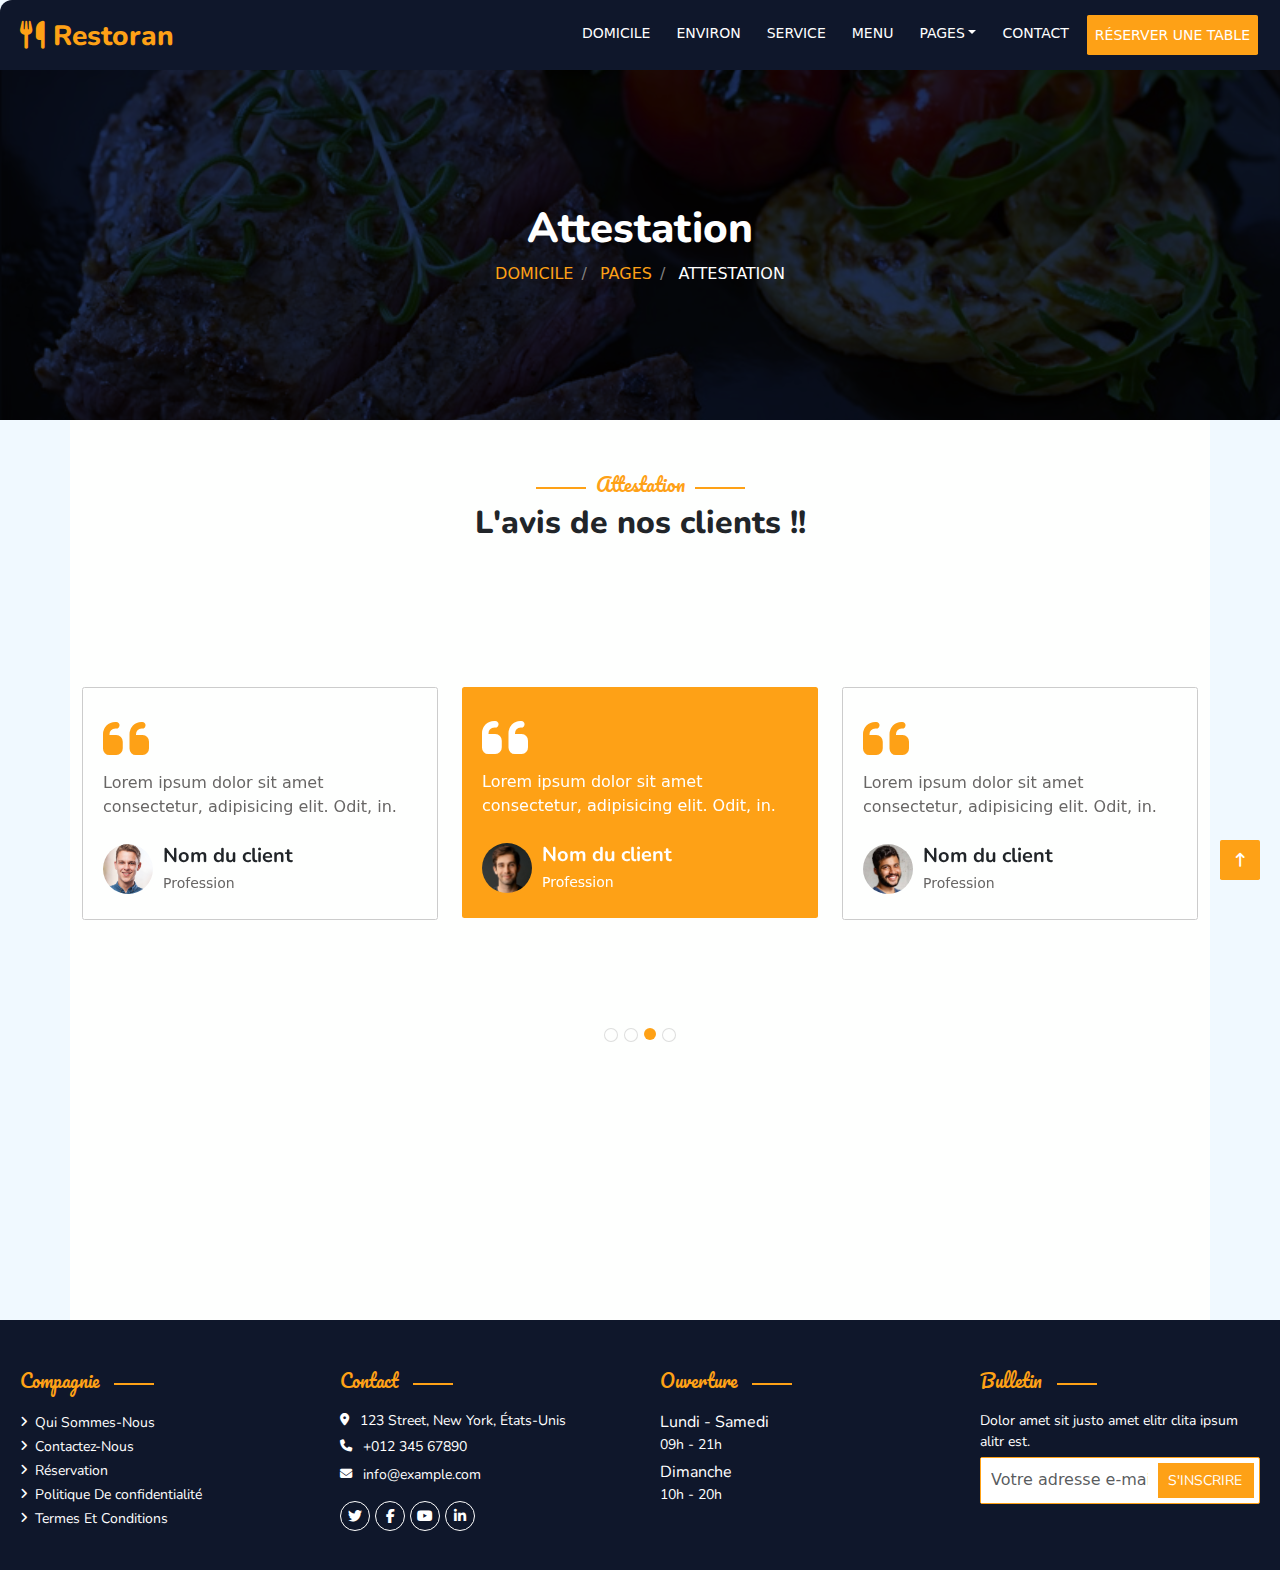
<file: attestation.html>
<!DOCTYPE html>
<html>

<head>
  <meta charset="utf-8">
  <meta name="viewport" content="width=device-width, initial-scale=1">
  <link href="https://cdn.jsdelivr.net/npm/bootstrap@5.3.3/dist/css/bootstrap.min.css" rel="stylesheet">
  <script src="https://cdn.jsdelivr.net/npm/bootstrap@5.3.3/dist/js/bootstrap.bundle.min.js"></script>
  <link rel="stylesheet" href="https://cdnjs.cloudflare.com/ajax/libs/font-awesome/6.5.1/css/all.min.css">
  <link rel="preconnect" href="https://fonts.googleapis.com">
  <link rel="preconnect" href="https://fonts.gstatic.com" crossorigin>
  <link href="https://fonts.googleapis.com/css2?family=Nunito:ital,wght@0,200..1000;1,200..1000&display=swap"
    rel="stylesheet">
  <link rel="preconnect" href="https://fonts.googleapis.com">
  <link rel="preconnect" href="https://fonts.gstatic.com" crossorigin>
  <link
    href="https://fonts.googleapis.com/css2?family=Nunito:ital,wght@0,200..1000;1,200..1000&family=Pacifico&display=swap"
    rel="stylesheet">
  <link rel="stylesheet" href="p7.css">
  <title>Attestation</title>
</head>

<body id="top">
  <nav class="navbar navbar-expand-lg navbar-custom">
    <div class="container-fluid">
      <a class="navbar-brand" href="#"><i class="fa-solid fa-utensils"></i>Restoran</a>
      <button class="navbar-toggler" type="button" data-bs-toggle="collapse" data-bs-target="#menu">
        <span class="navbar-toggler-icon"></span>
      </button>
      <div class="collapse navbar-collapse" id="menu">
        <hr>
        <ul class="navbar-nav ms-auto">
          <li class="nav-item">
            <a class="nav-link" href="index.html">DOMICILE</a>
          </li>
          <li class="nav-item">
            <a class="nav-link" href="environ.html">ENVIRON</a>
          </li>
          <li class="nav-item">
            <a class="nav-link" href="service.html">SERVICE</a>
          </li>
          <li class="nav-item">
            <a class="nav-link" href="menu.html">MENU</a>
          </li>
          <li class="nav-item dropdown">
            <a class="nav-link dropdown-toggle" href="#" role="button" data-bs-toggle="dropdown">PAGES</a>
            <ul class="dropdown-menu">
              <li><a class="dropdown-item" href="reservation.html">Réservation</a></li>
              <li><a class="dropdown-item" href="equipe.html">Notre équipe</a></li>
              <li><a class="dropdown-item active" aria-current="page" href="attestation.html">Attestation</a></li>
            </ul>
          </li>
          <li class="nav-item">
            <a class="nav-link" href="contact.html">CONTACT</a>
          </li>
          <li class="nav-item">
            <button><a href="reservation.html">RÉSERVER UNE TABLE</a></button>
          </li>
        </ul>
      </div>
    </div>
  </nav>
  <header>
    <h1>Attestation</h1>
    <nav>
      <ul>
        <li><a href="index.html">DOMICILE</a></li>
        <li><a href="#">PAGES</a></li>
        <li><a href="attestation.html" class="actif">ATTESTATION</a></li>
      </ul>
    </nav>
  </header>
  <main class="container">
    <p class="a">Attestation</p>
    <h2>L'avis de nos clients !!</h2>
    <div id="testimonialCarousel" class="carousel slide" data-bs-ride="carousel" data-bs-interval="2500">
      <div class="carousel-indicators">
        <button id="b1" data-bs-target="#testimonialCarousel" data-bs-slide-to="0"></button>
        <button id="b2" data-bs-target="#testimonialCarousel" data-bs-slide-to="1"></button>
        <button id="b3" data-bs-target="#testimonialCarousel" data-bs-slide-to="2" class="active"></button>
        <button id="b4" data-bs-target="#testimonialCarousel" data-bs-slide-to="3"></button>
      </div>
      <div class="carousel-inner">
        <div class="carousel-item">
          <div class="row">
            <div class="col d-none d-lg-block">
              <div class="testimonial-card">
                <span class="quote-icon">
                  <i class="fas fa-quote-left fa-lg"></i>
                </span>
                <p class="testimonial-text">
                  Lorem ipsum dolor sit amet consectetur, adipisicing elit. Odit, in.
                </p>
                <div class="testimonial-info">
                  <div class="testimonial-image">
                    <img src="assets/pic4.jpg">
                  </div>
                  <div class="testimonial-details">
                    <h4>Nom du client</h4>
                    <p>Profession</p>
                  </div>
                </div>
              </div>
            </div>
            <div class="col">
              <div class="testimonial-card active-card">
                <span class="quote-icon">
                  <i class="fas fa-quote-left fa-lg"></i>
                </span>
                <p class="testimonial-text">
                  Lorem ipsum dolor sit amet consectetur, adipisicing elit. Odit, in.
                </p>
                <div class="testimonial-info">
                  <div class="testimonial-image">
                    <img src="assets/pic1.jpg">
                  </div>
                  <div class="testimonial-details">
                    <h4>Nom du client</h4>
                    <p>Profession</p>
                  </div>
                </div>
              </div>
            </div>
            <div class="col d-none d-lg-block">
              <div class="testimonial-card">
                <span class="quote-icon">
                  <i class="fas fa-quote-left fa-lg"></i>
                </span>
                <p class="testimonial-text">
                  Lorem ipsum dolor sit amet consectetur, adipisicing elit. Odit, in.
                </p>
                <div class="testimonial-info">
                  <div class="testimonial-image">
                    <img src="assets/pic2.jpg">
                  </div>
                  <div class="testimonial-details">
                    <h4>Nom du client</h4>
                    <p>Profession</p>
                  </div>
                </div>
              </div>
            </div>
          </div>
        </div>
        <div class="carousel-item">
          <div class="row">
            <div class="col d-none d-lg-block">
              <div class="testimonial-card">
                <span class="quote-icon">
                  <i class="fas fa-quote-left fa-lg"></i>
                </span>
                <p class="testimonial-text">
                  Lorem ipsum dolor sit amet consectetur, adipisicing elit. Odit, in.
                </p>
                <div class="testimonial-info">
                  <div class="testimonial-image">
                    <img src="assets/pic1.jpg">
                  </div>
                  <div class="testimonial-details">
                    <h4>Nom du client</h4>
                    <p>Profession</p>
                  </div>
                </div>
              </div>
            </div>
            <div class="col">
              <div class="testimonial-card active-card">
                <span class="quote-icon">
                  <i class="fas fa-quote-left fa-lg"></i>
                </span>
                <p class="testimonial-text">
                  Lorem ipsum dolor sit amet consectetur, adipisicing elit. Odit, in.
                </p>
                <div class="testimonial-info">
                  <div class="testimonial-image">
                    <img src="assets/pic2.jpg">
                  </div>
                  <div class="testimonial-details">
                    <h4>Nom du client</h4>
                    <p>Profession</p>
                  </div>
                </div>
              </div>
            </div>
            <div class="col d-none d-lg-block">
              <div class="testimonial-card">
                <span class="quote-icon">
                  <i class="fas fa-quote-left fa-lg"></i>
                </span>
                <p class="testimonial-text">
                  Lorem ipsum dolor sit amet consectetur, adipisicing elit. Odit, in.
                </p>
                <div class="testimonial-info">
                  <div class="testimonial-image">
                    <img src="assets/pic3.jpg">
                  </div>
                  <div class="testimonial-details">
                    <h4>Nom du client</h4>
                    <p>Profession</p>
                  </div>
                </div>
              </div>
            </div>
          </div>
        </div>
        <div class="carousel-item active">
          <div class="row">
            <div class="col d-none d-lg-block">
              <div class="testimonial-card">
                <span class="quote-icon">
                  <i class="fas fa-quote-left fa-lg fa-lg"></i>
                </span>
                <p class="testimonial-text">
                  Lorem ipsum dolor sit amet consectetur, adipisicing elit. Odit, in.
                </p>
                <div class="testimonial-info">
                  <div class="testimonial-image">
                    <img src="assets/pic2.jpg">
                  </div>
                  <div class="testimonial-details">
                    <h4>Nom du client</h4>
                    <p>Profession</p>
                  </div>
                </div>
              </div>
            </div>
            <div class="col">
              <div class="testimonial-card active-card">
                <span class="quote-icon">
                  <i class="fas fa-quote-left fa-lg fa-lg"></i>
                </span>
                <p class="testimonial-text">
                  Lorem ipsum dolor sit amet consectetur, adipisicing elit. Odit, in.
                </p>
                <div class="testimonial-info">
                  <div class="testimonial-image">
                    <img src="assets/pic3.jpg">
                  </div>
                  <div class="testimonial-details">
                    <h4>Nom du client</h4>
                    <p>Profession</p>
                  </div>
                </div>
              </div>
            </div>
            <div class="col d-none d-lg-block">
              <div class="testimonial-card">
                <span class="quote-icon">
                  <i class="fas fa-quote-left fa-lg"></i>
                </span>
                <p class="testimonial-text">
                  Lorem ipsum dolor sit amet consectetur, adipisicing elit. Odit, in.
                </p>
                <div class="testimonial-info">
                  <div class="testimonial-image">
                    <img src="assets/pic4.jpg">
                  </div>
                  <div class="testimonial-details">
                    <h4>Nom du client</h4>
                    <p>Profession</p>
                  </div>
                </div>
              </div>
            </div>
          </div>
        </div>
        <div class="carousel-item">
          <div class="row">
            <div class="col d-none d-lg-block">
              <div class="testimonial-card">
                <span class="quote-icon">
                  <i class="fas fa-quote-left fa-lg"></i>
                </span>
                <p class="testimonial-text">
                  Lorem ipsum dolor sit amet consectetur, adipisicing elit. Odit, in.
                </p>
                <div class="testimonial-info">
                  <div class="testimonial-image">
                    <img src="assets/pic3.jpg">
                  </div>
                  <div class="testimonial-details">
                    <h4>Nom du client</h4>
                    <p>Profession</p>
                  </div>
                </div>
              </div>
            </div>
            <div class="col">
              <div class="testimonial-card active-card">
                <span class="quote-icon">
                  <i class="fas fa-quote-left fa-lg"></i>
                </span>
                <p class="testimonial-text">
                  Lorem ipsum dolor sit amet consectetur, adipisicing elit. Odit, in.
                </p>
                <div class="testimonial-info">
                  <div class="testimonial-image">
                    <img src="assets/pic4.jpg">
                  </div>
                  <div class="testimonial-details">
                    <h4>Nom du client</h4>
                    <p>Profession</p>
                  </div>
                </div>
              </div>
            </div>
            <div class="col d-none d-lg-block">
              <div class="testimonial-card">
                <span class="quote-icon">
                  <i class="fas fa-quote-left fa-lg"></i>
                </span>
                <p class="testimonial-text">
                  Lorem ipsum dolor sit amet consectetur, adipisicing elit. Odit, in.
                </p>
                <div class="testimonial-info">
                  <div class="testimonial-image">
                    <img src="assets/pic1.jpg">
                  </div>
                  <div class="testimonial-details">
                    <h4>Nom du client</h4>
                    <p>Profession</p>
                  </div>
                </div>
              </div>
            </div>
          </div>
        </div>
      </div>
    </div>
  </main>

  <button id="to-top"><a href="#top"><i class="fa-solid fa-arrow-up-long"></i></a></button>
  <footer class="row" id="f">
    <div class="col-lg-3">
      <h6> Compagnie </h6>
      <a href="environ.html"> <i class="fa-solid fa-angle-right fa-sm"></i>Qui Sommes-Nous</a><br>
      <a href="contact.html"> <i class="fa-solid fa-angle-right fa-sm"></i>Contactez-Nous</a><br>
      <a href="reservation.html"> <i class="fa-solid fa-angle-right fa-sm"></i>Réservation</a><br>
      <a href="#"> <i class="fa-solid fa-angle-right fa-sm"></i>Politique De confidentialité</a><br>
      <a href="#"><i class="fa-solid fa-angle-right fa-sm"></i>Termes Et Conditions</a>
    </div>
    <div class="col-lg-3">
      <h6> Contact </h6>
      <p> <i class="fa-solid fa-location-dot fa-sm"></i> 123 Street, New York, États-Unis </p>
      <p> <i class="fa-solid fa-phone fa-sm"></i> +012 345 67890 </p>
      <a href="mailto:info@example.com"> <i class="fa-solid fa-envelope fa-sm"></i> info@example.com </p>
        <a href="#"><i class="fa-brands fa-twitter"></i></a>
        <a href="#"><i class="fa-brands fa-facebook-f"></i></a>
        <a href="#"><i class="fa-brands fa-youtube"></i></a>
        <a href="#"><i class="fa-brands fa-linkedin-in"></i></a>
    </div>
    <div class="col-lg-3">
      <h6>Ouverture </h6>
      <p><em> Lundi - Samedi </em> 09h - 21h</p>
      <p><em> Dimanche </em> 10h - 20h </p>
    </div>
    <div class="col-lg-3">
      <h6> Bulletin </h6>
      <p> Dolor amet sit justo amet elitr clita ipsum alitr est.</p>
      <div class="input-group mb-3">
        <input type="email" class="form-control" placeholder="Votre adresse e-mail">
        <input type="submit" value="S'INSCRIRE">
      </div>
    </div>
  </footer>

</body>

</html>
</file>
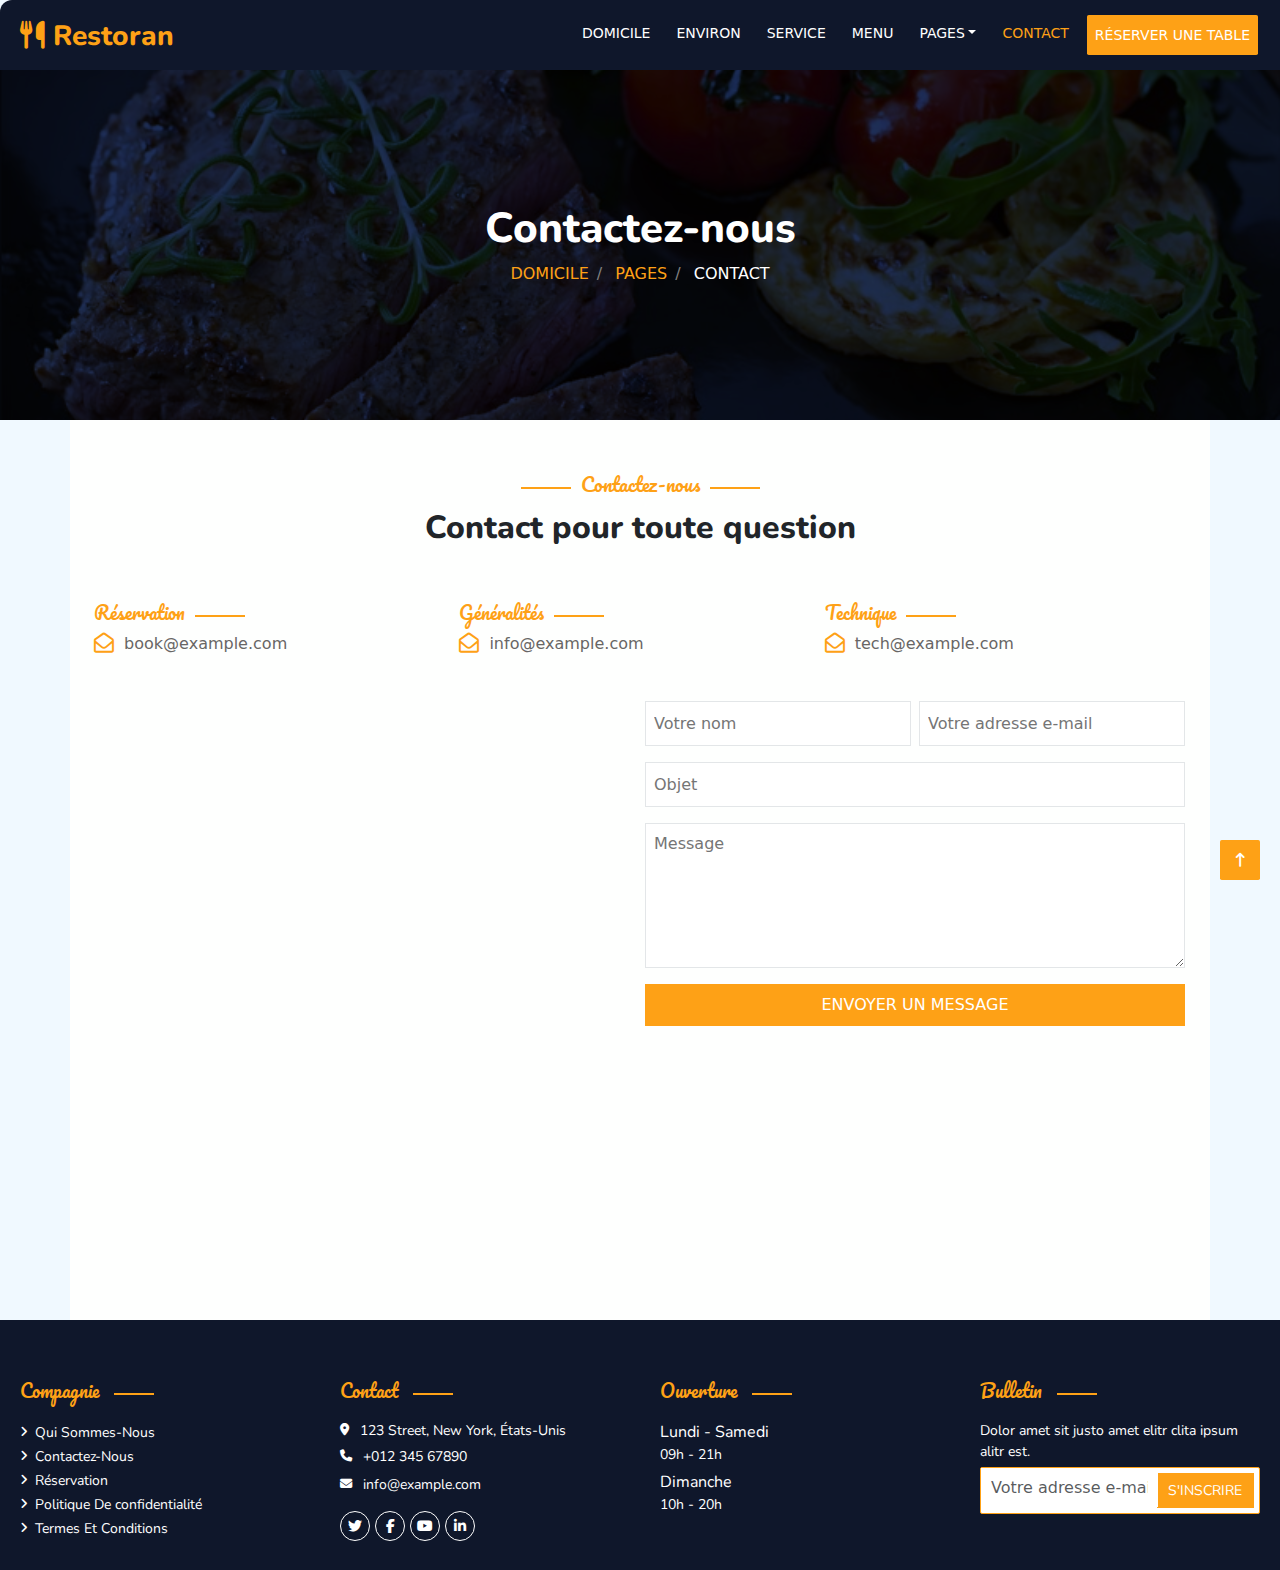
<file: contact.html>
<!DOCTYPE html>
<html>

<head>
    <meta charset="utf-8">
    <meta name="viewport" content="width=device-width, initial-scale=1">
    <link href="https://cdn.jsdelivr.net/npm/bootstrap@5.3.3/dist/css/bootstrap.min.css" rel="stylesheet">
    <script src="https://cdn.jsdelivr.net/npm/bootstrap@5.3.3/dist/js/bootstrap.bundle.min.js"></script>
    <link rel="stylesheet" href="https://cdnjs.cloudflare.com/ajax/libs/font-awesome/6.5.1/css/all.min.css">
    <link rel="preconnect" href="https://fonts.googleapis.com">
    <link rel="preconnect" href="https://fonts.gstatic.com" crossorigin>
    <link href="https://fonts.googleapis.com/css2?family=Nunito:ital,wght@0,200..1000;1,200..1000&display=swap"
        rel="stylesheet">
    <link rel="preconnect" href="https://fonts.googleapis.com">
    <link rel="preconnect" href="https://fonts.gstatic.com" crossorigin>
    <link
        href="https://fonts.googleapis.com/css2?family=Nunito:ital,wght@0,200..1000;1,200..1000&family=Pacifico&display=swap"
        rel="stylesheet">
    <link rel="stylesheet" href="p8.css">
    <title>Contact</title>
</head>

<body id="top">
    <nav class="navbar navbar-expand-lg navbar-custom">
        <div class="container-fluid">
            <a class="navbar-brand" href="#"><i class="fa-solid fa-utensils"></i>Restoran</a>
            <button class="navbar-toggler" type="button" data-bs-toggle="collapse" data-bs-target="#menu">
                <span class="navbar-toggler-icon"></span>
            </button>
            <div class="collapse navbar-collapse" id="menu">
                <hr>
                <ul class="navbar-nav ms-auto">
                    <li class="nav-item">
                        <a class="nav-link" href="index.html">DOMICILE</a>
                    </li>
                    <li class="nav-item">
                        <a class="nav-link" href="environ.html">ENVIRON</a>
                    </li>
                    <li class="nav-item">
                        <a class="nav-link" href="service.html">SERVICE</a>
                    </li>
                    <li class="nav-item">
                        <a class="nav-link" href="menu.html">MENU</a>
                    </li>
                    <li class="nav-item dropdown">
                        <a class="nav-link dropdown-toggle" href="#" role="button" data-bs-toggle="dropdown">PAGES</a>
                        <ul class="dropdown-menu">
                            <li><a class="dropdown-item" href="reservation.html">Réservation</a></li>
                            <li><a class="dropdown-item" href="equipe.html">Notre équipe</a></li>
                            <li><a class="dropdown-item" href="attestation.html">Attestation</a></li>
                        </ul>
                    </li>
                    <li class="nav-item active">
                        <a class="nav-link" aria-current="page" href="contact.html">CONTACT</a>
                    </li>
                    <li class="nav-item">
                        <button><a href="reservation.html">RÉSERVER UNE TABLE</a></button>
                    </li>
                </ul>
            </div>
        </div>
    </nav>
    <header>
        <h1>Contactez-nous</h1>
        <nav>
            <ul>
                <li><a href="index.html">DOMICILE</a></li>
                <li><a href="#">PAGES</a></li>
                <li><a href="contact.html" class="actif">CONTACT</a></li>
            </ul>
        </nav>
    </header>
    <main class="container">
        <p class="a">Contactez-nous</p>
        <h2>Contact pour toute question</h2>
        <div class="row my-3" id="r1">
            <div class="col-lg-4 mb-2">
                <h6>Réservation</h6>
                <p><i class="fa-regular fa-envelope-open fa-lg" style="color: #fea116;"></i>
                    <a href="mailto:book@example.com"> book@example.com</a></p>
            </div>
            <div class="col-lg-4 mb-2">
                <h6>Généralités</h6>
                <p><i class="fa-regular fa-envelope-open fa-lg" style="color: #fea116;"></i>
                    <a href="mailto:info@example.com"> info@example.com</a></p>
            </div>
            <div class="col-lg-4">
                <h6>Technique</h6>
                <p><i class="fa-regular fa-envelope-open fa-lg" style="color: #fea116;"></i>
                    <a href="mailto:tech@example.com"> tech@example.com</a></p>
            </div>
        </div>
        <div class="row m-2">
            <div class="col-lg-6">
                <iframe
                    src="https://www.google.com/maps/embed?pb=!1m18!1m12!1m3!1d3001510.2476979187!2d-78.41039370715646!3d42.72145433604231!2m3!1f0!2f0!3f0!3m2!1i1024!2i768!4f13.1!3m3!1m2!1s0x4ccc4bf0f123a5a9%3A0xddcfc6c1de189567!2sNew%20York%2C%20USA!5e0!3m2!1sen!2sma!4v1710246851448!5m2!1sen!2sma"
                    width="100%" height="100%" style="border:0;" allowfullscreen="" loading="lazy"
                    referrerpolicy="no-referrer-when-downgrade"></iframe>
            </div>
            <div class="col-lg-6">
                <form>
                    <div class="row mb-3">
                        <div class="col me-2">
                            <input type="text" placeholder="Votre nom">
                        </div>
                        <div class="col">
                            <input type="email" placeholder="Votre adresse e-mail">
                        </div>
                    </div>
                    <div class="row mb-3">
                        <div class="col">
                            <input type="text" placeholder="Objet">
                        </div>
                    </div>
                    <div class="row mb-3">
                        <div class="col">
                            <textarea rows="5" placeholder="Message"></textarea>
                        </div>
                    </div>
                    <div class="row">
                        <div class="col">
                            <input type="submit" value="ENVOYER UN MESSAGE">
                        </div>
                    </div>
                </form>
            </div>
        </div>
    </main>
    <button id="to-top"><a href="#top"><i class="fa-solid fa-arrow-up-long"></i></a></button>
    <footer class="row" id="f">
        <div class="col-lg-3">
            <h6> Compagnie </h6>
            <a href="environ.html"> <i class="fa-solid fa-angle-right fa-sm"></i>Qui Sommes-Nous</a><br>
            <a href="contact.html"> <i class="fa-solid fa-angle-right fa-sm"></i>Contactez-Nous</a><br>
            <a href="reservation.html"> <i class="fa-solid fa-angle-right fa-sm"></i>Réservation</a><br>
            <a href="#"> <i class="fa-solid fa-angle-right fa-sm"></i>Politique De confidentialité</a><br>
            <a href="#"><i class="fa-solid fa-angle-right fa-sm"></i>Termes Et Conditions</a>
        </div>
        <div class="col-lg-3">
            <h6> Contact </h6>
            <p> <i class="fa-solid fa-location-dot fa-sm"></i> 123 Street, New York, États-Unis </p>
            <p> <i class="fa-solid fa-phone fa-sm"></i> +012 345 67890 </p>
            <a href="mailto:info@example.com"> <i class="fa-solid fa-envelope fa-sm"></i> info@example.com </p>
                <a href="#"><i class="fa-brands fa-twitter"></i></a>
                <a href="#"><i class="fa-brands fa-facebook-f"></i></a>
                <a href="#"><i class="fa-brands fa-youtube"></i></a>
                <a href="#"><i class="fa-brands fa-linkedin-in"></i></a>
        </div>
        <div class="col-lg-3">
            <h6>Ouverture </h6>
            <p><em> Lundi - Samedi </em> 09h - 21h</p>
            <p><em> Dimanche </em> 10h - 20h </p>
        </div>
        <div class="col-lg-3">
            <h6> Bulletin </h6>
            <p> Dolor amet sit justo amet elitr clita ipsum alitr est.</p>
            <div class="input-group mb-3">
                <input type="email" class="form-control" placeholder="Votre adresse e-mail">
                <input type="submit" value="S'INSCRIRE">
            </div>
        </div>
    </footer>
</body>

</html>
</file>
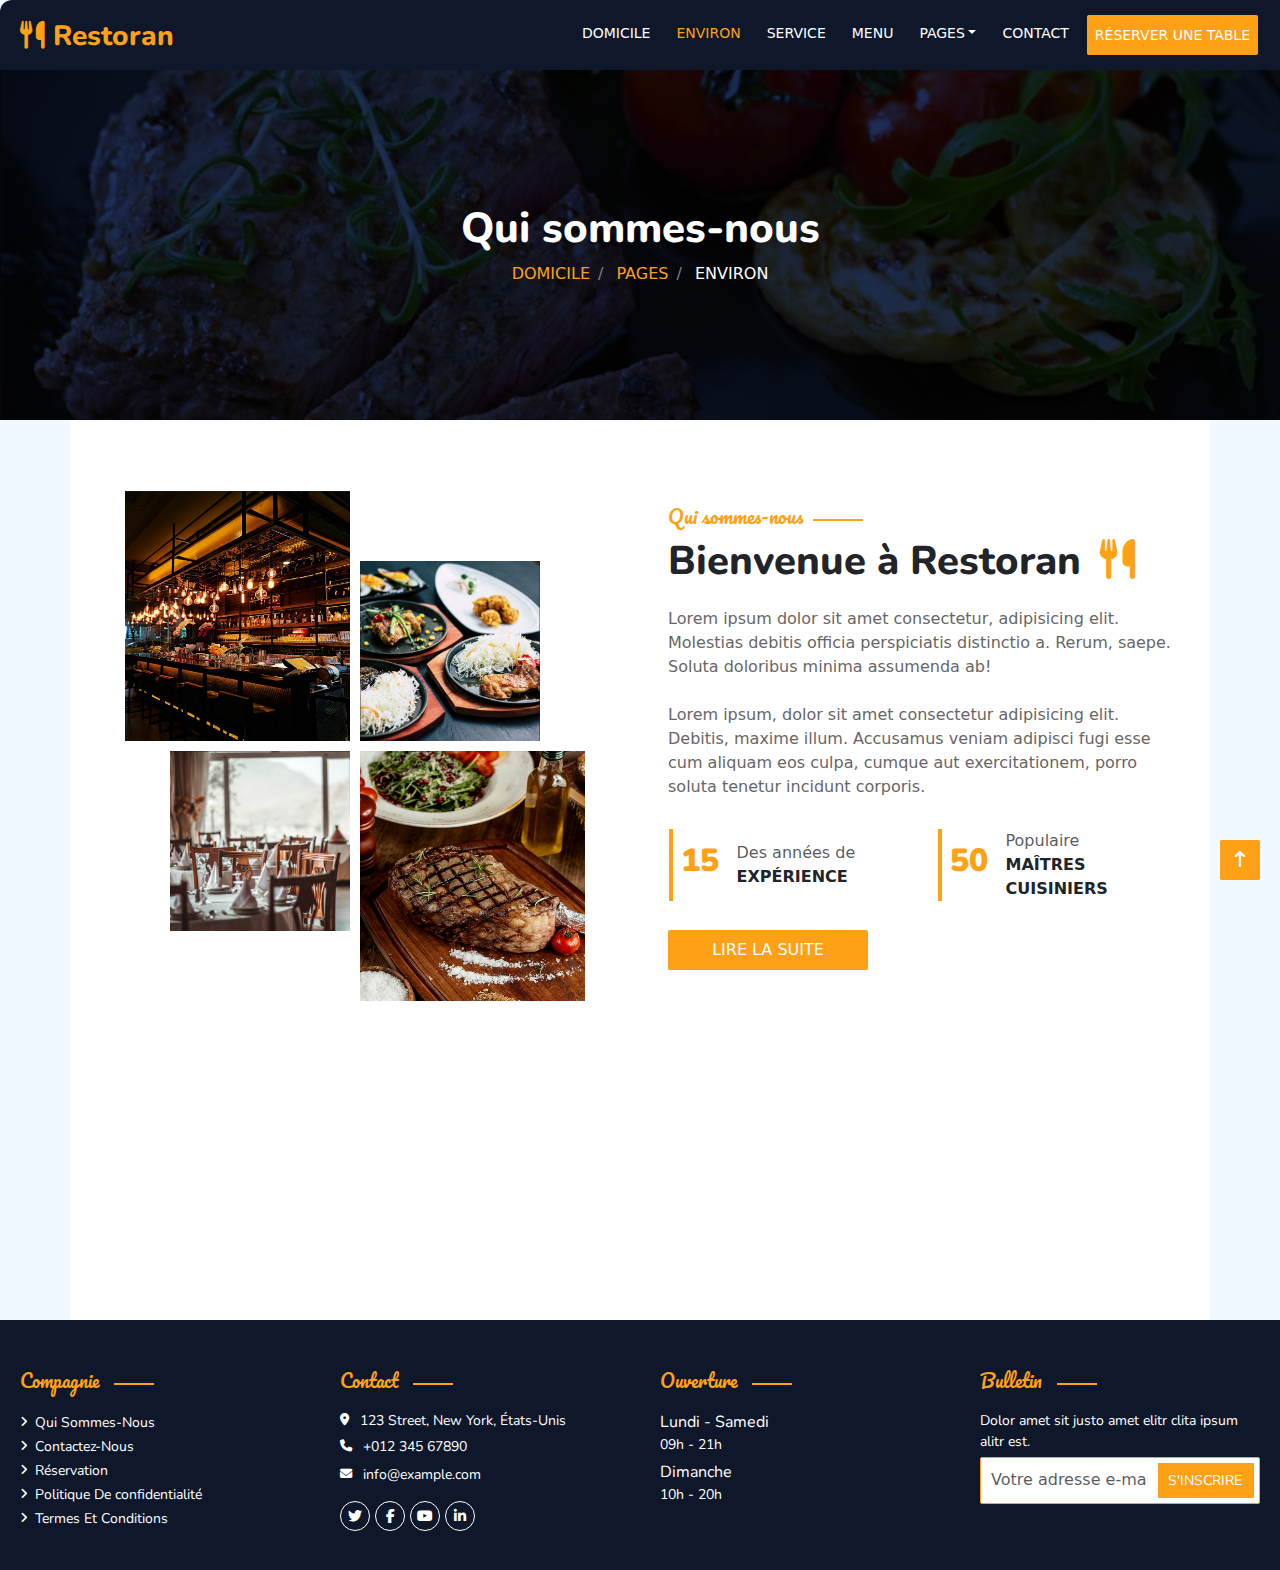
<file: environ.html>
<!DOCTYPE html>
<html>

<head>
    <meta charset="utf-8">
    <meta name="viewport" content="width=device-width, initial-scale=1">
    <link href="https://cdn.jsdelivr.net/npm/bootstrap@5.3.3/dist/css/bootstrap.min.css" rel="stylesheet">
    <script src="https://cdn.jsdelivr.net/npm/bootstrap@5.3.3/dist/js/bootstrap.bundle.min.js"></script>
    <link rel="stylesheet" href="https://cdnjs.cloudflare.com/ajax/libs/font-awesome/6.5.1/css/all.min.css">
    <link rel="preconnect" href="https://fonts.googleapis.com">
    <link rel="preconnect" href="https://fonts.gstatic.com" crossorigin>
    <link href="https://fonts.googleapis.com/css2?family=Nunito:ital,wght@0,200..1000;1,200..1000&display=swap"
        rel="stylesheet">
    <link rel="preconnect" href="https://fonts.googleapis.com">
    <link rel="preconnect" href="https://fonts.gstatic.com" crossorigin>
    <link
        href="https://fonts.googleapis.com/css2?family=Nunito:ital,wght@0,200..1000;1,200..1000&family=Pacifico&display=swap"
        rel="stylesheet">
    <link rel="stylesheet" href="p2.css">
    <title>Environ</title>
</head>

<body id="top">
    <nav class="navbar navbar-expand-lg navbar-custom">
        <div class="container-fluid">
            <a class="navbar-brand" href="#"><i class="fa-solid fa-utensils"></i>Restoran</a>
            <button class="navbar-toggler" type="button" data-bs-toggle="collapse" data-bs-target="#menu">
                <span class="navbar-toggler-icon"></span>
            </button>
            <div class="collapse navbar-collapse" id="menu">
                <hr>
                <ul class="navbar-nav ms-auto">
                    <li class="nav-item">
                        <a class="nav-link" href="index.html">DOMICILE</a>
                    </li>
                    <li class="nav-item active">
                        <a class="nav-link" aria-current="page" href="environ.html">ENVIRON</a>
                    </li>
                    <li class="nav-item">
                        <a class="nav-link" href="service.html">SERVICE</a>
                    </li>
                    <li class="nav-item">
                        <a class="nav-link" href="menu.html">MENU</a>
                    </li>
                    <li class="nav-item dropdown">
                        <a class="nav-link dropdown-toggle" href="#" role="button" data-bs-toggle="dropdown">PAGES</a>
                        <ul class="dropdown-menu">
                            <li><a class="dropdown-item" href="reservation.html">Réservation</a></li>
                            <li><a class="dropdown-item" href="equipe.html">Notre équipe</a></li>
                            <li><a class="dropdown-item" href="attestation.html">Attestation</a></li>
                        </ul>
                    </li>
                    <li class="nav-item">
                        <a class="nav-link" href="contact.html">CONTACT</a>
                    </li>
                    <li class="nav-item">
                        <button><a href="reservation.html">RÉSERVER UNE TABLE</a></button>
                    </li>
                </ul>
            </div>
        </div>
    </nav>
    <header>
        <h1>Qui sommes-nous</h1>
        <nav>
            <ul>
                <li><a href="index.html">DOMICILE</a></li>
                <li><a href="#">PAGES</a></li>
                <li><a href="environ.html" class="actif">ENVIRON</a></li>
            </ul>
        </nav>
    </header>
    <main class="container">
        <div class="row pt-3">
            <div class="col-lg-6">
                <div class="row">
                    <div class="col">
                        <img id="img1" src="assets/p2img1.jpg" id="img1">
                    </div>
                    <div class="col">
                        <img id="img2" src="assets/p2img2.jpg" id="img2">
                    </div>
                </div>
                <div class="row">
                    <div class="col">
                        <img id="img3" src="assets/p2img3.jpg" id="img3">
                    </div>
                    <div class="col">
                        <img id="img4" src="assets/p2img4.jpg" id="img4">
                    </div>
                </div>
            </div>
            <div class="col-lg-6">
                <div class="card">
                    <div class="card-body">
                        <p class="a">Qui sommes-nous</p>
                        <h1 class="card-title">Bienvenue à Restoran <i class="fa-solid fa-utensils"
                                style="color: #fea116;"></i></h1>
                        <p class="card-text">
                            Lorem ipsum dolor sit amet consectetur, adipisicing elit. Molestias debitis officia
                            perspiciatis
                            distinctio a.
                            Rerum, saepe. Soluta doloribus minima assumenda ab!
                            <br><br>
                            Lorem ipsum, dolor sit amet consectetur adipisicing elit. Debitis, maxime illum. Accusamus
                            veniam adipisci fugi
                            esse cum aliquam eos culpa, cumque aut exercitationem, porro soluta tenetur incidunt
                            corporis.
                        </p>
                        <div class="row pb-4">
                            <div class="col">
                                <em class="number">15</em>
                                <p class="my-auto"><em class="text-muted">Des années de </em> <br> <strong> EXPÉRIENCE
                                    </strong> </p>
                            </div>
                            <div class="col">
                                <em class="number">50</em>
                                <p class="my-auto"><em class="text-muted">Populaire </em> <br> <strong> MAÎTRES
                                        CUISINIERS </strong>
                                </p>
                            </div>
                        </div>
                        <button><a href="#">LIRE LA SUITE</a></button>
                    </div>
                </div>
            </div>
    </main>
    <button id="to-top"><a href="#top"><i class="fa-solid fa-arrow-up-long"></i></a></button>
    <footer class="row" id="f">
        <div class="col-lg-3">
            <h6> Compagnie </h6>
            <a href="environ.html"> <i class="fa-solid fa-angle-right fa-sm"></i>Qui Sommes-Nous</a><br>
            <a href="contact.html"> <i class="fa-solid fa-angle-right fa-sm"></i>Contactez-Nous</a><br>
            <a href="reservation.html"> <i class="fa-solid fa-angle-right fa-sm"></i>Réservation</a><br>
            <a href="#"> <i class="fa-solid fa-angle-right fa-sm"></i>Politique De confidentialité</a><br>
            <a href="#"><i class="fa-solid fa-angle-right fa-sm"></i>Termes Et Conditions</a>
        </div>
        <div class="col-lg-3">
            <h6> Contact </h6>
            <p> <i class="fa-solid fa-location-dot fa-sm"></i> 123 Street, New York, États-Unis </p>
            <p> <i class="fa-solid fa-phone fa-sm"></i> +012 345 67890 </p>
            <a href="mailto:info@example.com"> <i class="fa-solid fa-envelope fa-sm"></i> info@example.com </p>
            <a href="#"><i class="fa-brands fa-twitter"></i></a>
            <a href="#"><i class="fa-brands fa-facebook-f"></i></a>
            <a href="#"><i class="fa-brands fa-youtube"></i></a>
            <a href="#"><i class="fa-brands fa-linkedin-in"></i></a>
        </div>
        <div class="col-lg-3">
            <h6>Ouverture </h6>
            <p><em> Lundi - Samedi </em> 09h - 21h</p>
            <p><em> Dimanche </em> 10h - 20h </p>
        </div>
        <div class="col-lg-3">
            <h6> Bulletin </h6>
            <p> Dolor amet sit justo amet elitr clita ipsum alitr est.</p>
            <div class="input-group mb-3">
                <input type="email" class="form-control" placeholder="Votre adresse e-mail">
                <input type="submit" value="S'INSCRIRE">
            </div>
        </div>
    </footer>

</body>

</html>
</file>
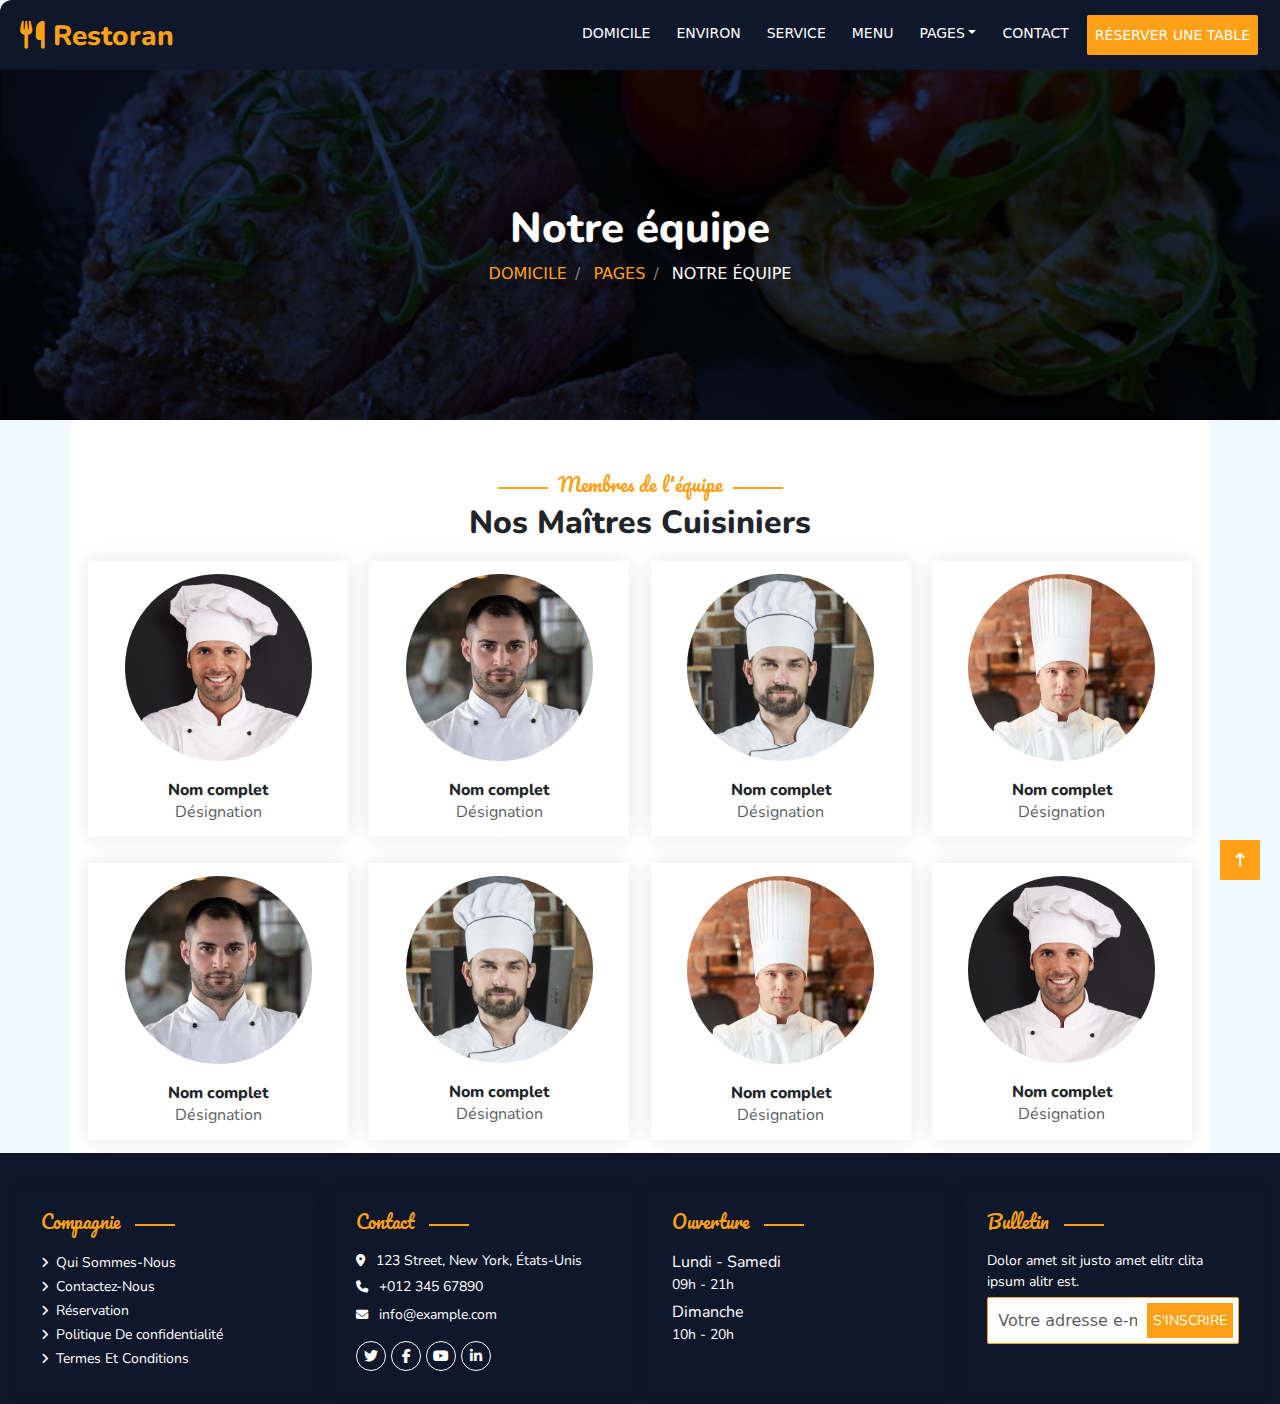
<file: equipe.html>
<!DOCTYPE html>
<html>

<head>
    <meta charset="utf-8">
    <meta name="viewport" content="width=device-width, initial-scale=1">
    <link href="https://cdn.jsdelivr.net/npm/bootstrap@5.3.3/dist/css/bootstrap.min.css" rel="stylesheet">
    <script src="https://cdn.jsdelivr.net/npm/bootstrap@5.3.3/dist/js/bootstrap.bundle.min.js"></script>
    <link rel="stylesheet" href="https://cdnjs.cloudflare.com/ajax/libs/font-awesome/6.5.1/css/all.min.css">
    <link rel="preconnect" href="https://fonts.googleapis.com">
    <link rel="preconnect" href="https://fonts.gstatic.com" crossorigin>
    <link href="https://fonts.googleapis.com/css2?family=Nunito:ital,wght@0,200..1000;1,200..1000&display=swap"
        rel="stylesheet">
    <link rel="preconnect" href="https://fonts.googleapis.com">
    <link rel="preconnect" href="https://fonts.gstatic.com" crossorigin>
    <link
        href="https://fonts.googleapis.com/css2?family=Nunito:ital,wght@0,200..1000;1,200..1000&family=Pacifico&display=swap"
        rel="stylesheet">
    <link rel="stylesheet" href="p6.css">
    <title>Notre équipe</title>
</head>

<body id="top">
    <nav class="navbar navbar-expand-lg navbar-custom">
        <div class="container-fluid">
            <a class="navbar-brand" href="#"><i class="fa-solid fa-utensils"></i>Restoran</a>
            <button class="navbar-toggler" type="button" data-bs-toggle="collapse" data-bs-target="#menu">
                <span class="navbar-toggler-icon"></span>
            </button>
            <div class="collapse navbar-collapse" id="menu">
                <hr>
                <ul class="navbar-nav ms-auto">
                    <li class="nav-item">
                        <a class="nav-link" href="index.html">DOMICILE</a>
                    </li>
                    <li class="nav-item active">
                        <a class="nav-link" aria-current="page" href="environ.html">ENVIRON</a>
                    </li>
                    <li class="nav-item">
                        <a class="nav-link" href="service.html">SERVICE</a>
                    </li>
                    <li class="nav-item">
                        <a class="nav-link" href="menu.html">MENU</a>
                    </li>
                    <li class="nav-item dropdown">
                        <a class="nav-link dropdown-toggle" href="#" role="button" data-bs-toggle="dropdown">PAGES</a>
                        <ul class="dropdown-menu">
                            <li><a class="dropdown-item" href="reservation.html">Réservation</a></li>
                            <li><a class="dropdown-item active" href="equipe.html">Notre équipe</a></li>
                            <li><a class="dropdown-item" href="attestation.html">Attestation</a></li>
                        </ul>
                    </li>
                    <li class="nav-item">
                        <a class="nav-link" href="contact.html">CONTACT</a>
                    </li>
                    <li class="nav-item">
                        <button><a href="reservation.html">RÉSERVER UNE TABLE</a></button>
                    </li>
                </ul>
            </div>
        </div>
    </nav>
    <header>
        <h1>Notre équipe</h1>
        <nav>
            <ul>
                <li><a href="index.html">DOMICILE</a></li>
                <li><a href="#">PAGES</a></li>
                <li><a href="equipe.html" class="actif">NOTRE ÉQUIPE</a></li>
            </ul>
        </nav>
    </header>
    <main class="container">
        <p class="a">Membres de l'équipe</p>
        <h2>Nos Maîtres Cuisiniers</h2>
        <div class="row">
            <div class="col-lg-3 col-sm-6">
                <img src="assets/chef1.jpg">
                <h6>Nom complet</h6>
                <p class="text-muted">Désignation</p>
            </div>
            <div class="col-lg-3 col-sm-6">
                <img src="assets/chef2.jpg">
                <h6>Nom complet</h6>
                <p class="text-muted">Désignation</p>
            </div>
            <div class="col-lg-3 col-sm-6">
                <img src="assets/chef3.jpg">
                <h6>Nom complet</h6>
                <p class="text-muted">Désignation</p>
            </div>
            <div class="col-lg-3 col-sm-6">
                <img src="assets/chef4.jpg">
                <h6>Nom complet</h6>
                <p class="text-muted">Désignation</p>
            </div>
        </div>
        <div class="row">
            <div class="col-lg-3 col-sm-6">
                <img src="assets/chef2.jpg">
                <h6>Nom complet</h6>
                <p class="text-muted">Désignation</p>
            </div>
            <div class="col-lg-3 col-sm-6">
                <img src="assets/chef3.jpg">
                <h6>Nom complet</h6>
                <p class="text-muted">Désignation</p>
            </div>
            <div class="col-lg-3 col-sm-6">
                <img src="assets/chef4.jpg">
                <h6>Nom complet</h6>
                <p class="text-muted">Désignation</p>
            </div>
            <div class="col-lg-3 col-sm-6">
                <img src="assets/chef1.jpg">
                <h6>Nom complet</h6>
                <p class="text-muted">Désignation</p>
            </div>
        </div>
    </main>
    <button id="to-top"><a href="#top"><i class="fa-solid fa-arrow-up-long"></i></a></button>
    <footer class="row" id="f">
        <div class="col-lg-3">
            <h6> Compagnie </h6>
            <a href="environ.html"> <i class="fa-solid fa-angle-right fa-sm"></i>Qui Sommes-Nous</a><br>
            <a href="contact.html"> <i class="fa-solid fa-angle-right fa-sm"></i>Contactez-Nous</a><br>
            <a href="reservation.html"> <i class="fa-solid fa-angle-right fa-sm"></i>Réservation</a><br>
            <a href="#"> <i class="fa-solid fa-angle-right fa-sm"></i>Politique De confidentialité</a><br>
            <a href="#"><i class="fa-solid fa-angle-right fa-sm"></i>Termes Et Conditions</a>
        </div>
        <div class="col-lg-3">
            <h6> Contact </h6>
            <p> <i class="fa-solid fa-location-dot fa-sm"></i> 123 Street, New York, États-Unis </p>
            <p> <i class="fa-solid fa-phone fa-sm"></i> +012 345 67890 </p>
            <a href="mailto:info@example.com"> <i class="fa-solid fa-envelope fa-sm"></i> info@example.com </p>
                <a href="#"><i class="fa-brands fa-twitter"></i></a>
                <a href="#"><i class="fa-brands fa-facebook-f"></i></a>
                <a href="#"><i class="fa-brands fa-youtube"></i></a>
                <a href="#"><i class="fa-brands fa-linkedin-in"></i></a>
        </div>
        <div class="col-lg-3">
            <h6>Ouverture </h6>
            <p><em> Lundi - Samedi </em> 09h - 21h</p>
            <p><em> Dimanche </em> 10h - 20h </p>
        </div>
        <div class="col-lg-3">
            <h6> Bulletin </h6>
            <p> Dolor amet sit justo amet elitr clita ipsum alitr est.</p>
            <div class="input-group mb-3">
                <input type="email" class="form-control" placeholder="Votre adresse e-mail">
                <input type="submit" value="S'INSCRIRE">
            </div>
        </div>
    </footer>
</body>

</html>
</file>
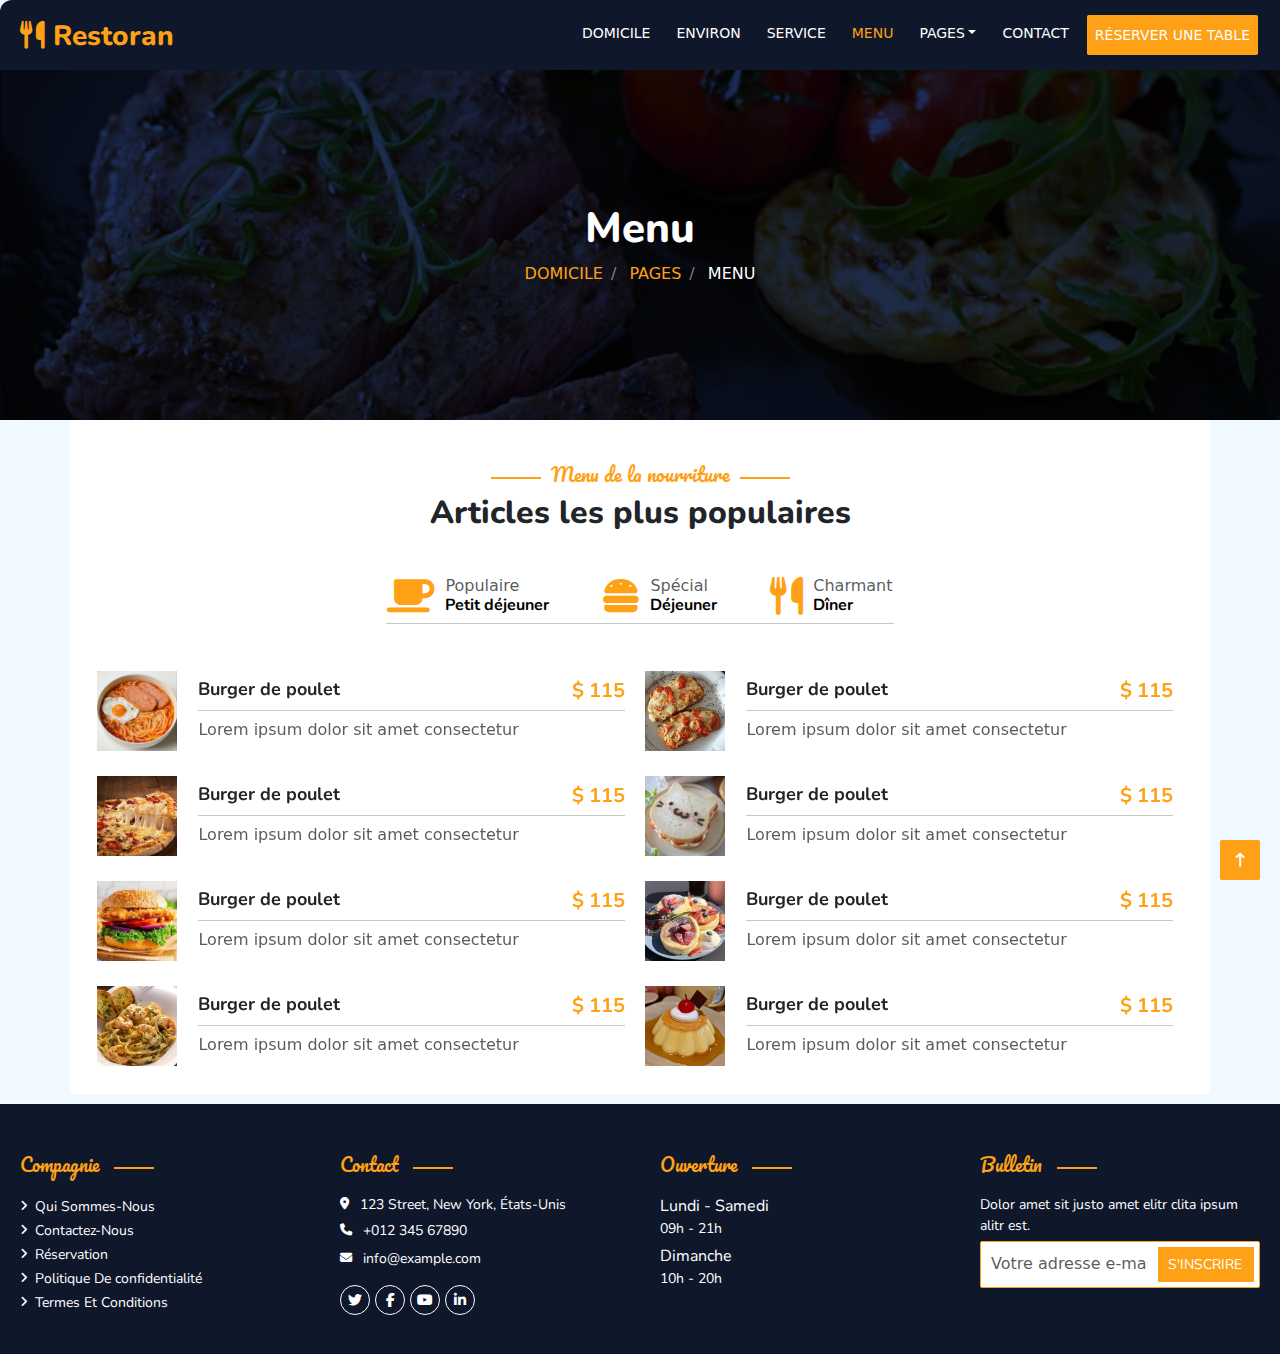
<file: menu.html>
<!DOCTYPE html>
<html>

<head>
    <meta charset="utf-8">
    <meta name="viewport" content="width=device-width, initial-scale=1">
    <link href="https://cdn.jsdelivr.net/npm/bootstrap@5.3.3/dist/css/bootstrap.min.css" rel="stylesheet">
    <script src="https://cdn.jsdelivr.net/npm/bootstrap@5.3.3/dist/js/bootstrap.bundle.min.js"></script>
    <link rel="stylesheet" href="https://cdnjs.cloudflare.com/ajax/libs/font-awesome/6.5.1/css/all.min.css">
    <link rel="preconnect" href="https://fonts.googleapis.com">
    <link rel="preconnect" href="https://fonts.gstatic.com" crossorigin>
    <link href="https://fonts.googleapis.com/css2?family=Nunito:ital,wght@0,200..1000;1,200..1000&display=swap"
        rel="stylesheet">
    <link rel="preconnect" href="https://fonts.googleapis.com">
    <link rel="preconnect" href="https://fonts.gstatic.com" crossorigin>
    <link
        href="https://fonts.googleapis.com/css2?family=Nunito:ital,wght@0,200..1000;1,200..1000&family=Pacifico&display=swap"
        rel="stylesheet">
    <link rel="stylesheet" href="p4.css">
    <title>Menu</title>

</head>

<body id="top">
    <nav class="navbar navbar-expand-lg navbar-custom">
        <div class="container-fluid">
            <a class="navbar-brand" href="#"><i class="fa-solid fa-utensils"></i>Restoran</a>
            <button class="navbar-toggler" type="button" data-bs-toggle="collapse" data-bs-target="#menu">
                <span class="navbar-toggler-icon"></span>
            </button>
            <div class="collapse navbar-collapse" id="menu">
                <hr>
                <ul class="navbar-nav ms-auto">
                    <li class="nav-item">
                        <a class="nav-link" href="index.html">DOMICILE</a>
                    </li>
                    <li class="nav-item">
                        <a class="nav-link" href="environ.html">ENVIRON</a>
                    </li>
                    <li class="nav-item">
                        <a class="nav-link" href="service.html">SERVICE</a>
                    </li>
                    <li class="nav-item active">
                        <a class="nav-link" aria-current="page" href="menu.html">MENU</a>
                    </li>
                    <li class="nav-item dropdown">
                        <a class="nav-link dropdown-toggle" href="#" role="button" data-bs-toggle="dropdown">PAGES</a>
                        <ul class="dropdown-menu">
                            <li><a class="dropdown-item" href="reservation.html">Réservation</a></li>
                            <li><a class="dropdown-item" href="equipe.html">Notre équipe</a></li>
                            <li><a class="dropdown-item" href="attestation.html">Attestation</a></li>
                        </ul>
                    </li>
                    <li class="nav-item">
                        <a class="nav-link" href="contact.html">CONTACT</a>
                    </li>
                    <li class="nav-item">
                        <button><a href="reservation.html">RÉSERVER UNE TABLE</a></button>
                    </li>
                </ul>
            </div>
        </div>
    </nav>
    <header>
        <h1>Menu</h1>
        <nav>
            <ul>
                <li><a href="index.html">DOMICILE</a></li>
                <li><a href="#">PAGES</a></li>
                <li><a href="menu.html" class="actif">MENU</a></li>
            </ul>
        </nav>
    </header>
    <main class="container">
        <p class="a">Menu de la nourriture</p>
        <h2>Articles les plus populaires</h2>
        <nav class="row pt-3">
            <div class="col-sm-4">
                <button type="button" data-bs-target="#food" data-bs-slide-to="0">
                    <i class="fa-solid fa-mug-saucer" style="color: #fea116;"></i>
                    <h6> <em class="text-muted"> Populaire </em> <br> Petit déjeuner </h6>
                </button>
            </div>
            <div class="col-sm-4">
                <button type="button" data-bs-target="#food" data-bs-slide-to="1">
                    <i class="fa-solid fa-burger" style="color: #fea116;"></i>
                    <h6> <em class="text-muted"> Spécial </em> <br> Déjeuner </h6>
                </button>
            </div>
            <div class="col-sm-4">
                <button type="button" data-bs-target="#food" data-bs-slide-to="2">
                    <i class="fa-solid fa-utensils" style="color: #fea116;" id="utensils"></i>
                    <h6> <em class="text-muted"> Charmant </em> <br> Dîner </h6>
                </button>
            </div>
        </nav>
        <hr>
        <div id="food" class="carousel slide">
            <div class="carousel-inner">
                <div id="petitDej" class="carousel-item active">
                    <div class="food-item">
                        <img src="assets/food1.png">
                        <div class="food-text">
                            <h5> Burger de poulet <span> $ 115 </span> </h5>
                            <hr>
                            <p class="text-muted">Lorem ipsum dolor sit amet consectetur</p>
                        </div>
                    </div>
                    <div class="food-item">
                        <img src="assets/food2.jpg">
                        <div class="food-text">
                            <h5> Burger de poulet <span> $ 115 </span> </h5>
                            <hr>
                            <p class="text-muted">Lorem ipsum dolor sit amet consectetur</p>
                        </div>
                    </div>
                    <div class="food-item">
                        <img src="assets/food3.jpg">
                        <div class="food-text">
                            <h5> Burger de poulet <span> $ 115 </span> </h5>
                            <hr>
                            <p class="text-muted">Lorem ipsum dolor sit amet consectetur</p>
                        </div>
                    </div>
                    <div class="food-item">
                        <img src="assets/food8.jpg">
                        <div class="food-text">
                            <h5> Burger de poulet <span> $ 115 </span> </h5>
                            <hr>
                            <p class="text-muted">Lorem ipsum dolor sit amet consectetur</p>
                        </div>
                    </div>
                    <div class="food-item">
                        <img src="assets/food4.jpg">
                        <div class="food-text">
                            <h5> Burger de poulet <span> $ 115 </span> </h5>
                            <hr>
                            <p class="text-muted">Lorem ipsum dolor sit amet consectetur</p>
                        </div>
                    </div>
                    <div class="food-item">
                        <img src="assets/food5.jpg">
                        <div class="food-text">
                            <h5> Burger de poulet <span> $ 115 </span> </h5>
                            <hr>
                            <p class="text-muted">Lorem ipsum dolor sit amet consectetur</p>
                        </div>
                    </div>
                    <div class="food-item">
                        <img src="assets/food7.jpg">
                        <div class="food-text">
                            <h5> Burger de poulet <span> $ 115 </span> </h5>
                            <hr>
                            <p class="text-muted">Lorem ipsum dolor sit amet consectetur</p>
                        </div>
                    </div>
                    <div class="food-item">
                        <img src="assets/food6.jpg">
                        <div class="food-text">
                            <h5> Burger de poulet <span> $ 115 </span> </h5>
                            <hr>
                            <p class="text-muted">Lorem ipsum dolor sit amet consectetur</p>
                        </div>
                    </div>
                </div>
                <div id="dejeuner" class="carousel-item">
                    <div class="food-item">
                        <img src="assets/food1.png">
                        <div class="food-text">
                            <h5> Burger <span> $ 115 </span> </h5>
                            <hr>
                            <p class="text-muted">Lorem ipsum dolor sit amet consectetur</p>
                        </div>
                    </div>
                    <div class="food-item">
                        <img src="assets/food2.jpg">
                        <div class="food-text">
                            <h5> Burger <span> $ 115 </span> </h5>
                            <hr>
                            <p class="text-muted">Lorem ipsum dolor sit amet consectetur</p>
                        </div>
                    </div>
                    <div class="food-item">
                        <img src="assets/food3.jpg">
                        <div class="food-text">
                            <h5> Burger <span> $ 115 </span> </h5>
                            <hr>
                            <p class="text-muted">Lorem ipsum dolor sit amet consectetur</p>
                        </div>
                    </div>
                    <div class="food-item">
                        <img src="assets/food8.jpg">
                        <div class="food-text">
                            <h5> Burger <span> $ 115 </span> </h5>
                            <hr>
                            <p class="text-muted">Lorem ipsum dolor sit amet consectetur</p>
                        </div>
                    </div>
                    <div class="food-item">
                        <img src="assets/food4.jpg">
                        <div class="food-text">
                            <h5> Burger <span> $ 115 </span> </h5>
                            <hr>
                            <p class="text-muted">Lorem ipsum dolor sit amet consectetur</p>
                        </div>
                    </div>
                    <div class="food-item">
                        <img src="assets/food5.jpg">
                        <div class="food-text">
                            <h5> Burger <span> $ 115 </span> </h5>
                            <hr>
                            <p class="text-muted">Lorem ipsum dolor sit amet consectetur</p>
                        </div>
                    </div>
                    <div class="food-item">
                        <img src="assets/food7.jpg">
                        <div class="food-text">
                            <h5> Burger <span> $ 115 </span> </h5>
                            <hr>
                            <p class="text-muted">Lorem ipsum dolor sit amet consectetur</p>
                        </div>
                    </div>
                    <div class="food-item">
                        <img src="assets/food6.jpg">
                        <div class="food-text">
                            <h5> Burger <span> $ 115 </span> </h5>
                            <hr>
                            <p class="text-muted">Lorem ipsum dolor sit amet consectetur</p>
                        </div>
                    </div>
                </div>
                <div id="diner" class="carousel-item">
                    <div class="food-item">
                        <img src="assets/food1.png">
                        <div class="food-text">
                            <h5> Pizza <span> $ 115 </span> </h5>
                            <hr>
                            <p class="text-muted">Lorem ipsum dolor sit amet consectetur</p>
                        </div>
                    </div>
                    <div class="food-item">
                        <img src="assets/food2.jpg">
                        <div class="food-text">
                            <h5> Pizza <span> $ 115 </span> </h5>
                            <hr>
                            <p class="text-muted">Lorem ipsum dolor sit amet consectetur</p>
                        </div>
                    </div>
                    <div class="food-item">
                        <img src="assets/food3.jpg">
                        <div class="food-text">
                            <h5> Pizza <span> $ 115 </span> </h5>
                            <hr>
                            <p class="text-muted">Lorem ipsum dolor sit amet consectetur</p>
                        </div>
                    </div>
                    <div class="food-item">
                        <img src="assets/food8.jpg">
                        <div class="food-text">
                            <h5> Pizza <span> $ 115 </span> </h5>
                            <hr>
                            <p class="text-muted">Lorem ipsum dolor sit amet consectetur</p>
                        </div>
                    </div>
                    <div class="food-item">
                        <img src="assets/food4.jpg">
                        <div class="food-text">
                            <h5> Pizza <span> $ 115 </span> </h5>
                            <hr>
                            <p class="text-muted">Lorem ipsum dolor sit amet consectetur</p>
                        </div>
                    </div>
                    <div class="food-item">
                        <img src="assets/food5.jpg">
                        <div class="food-text">
                            <h5> Pizza <span> $ 115 </span> </h5>
                            <hr>
                            <p class="text-muted">Lorem ipsum dolor sit amet consectetur</p>
                        </div>
                    </div>
                    <div class="food-item">
                        <img src="assets/food7.jpg">
                        <div class="food-text">
                            <h5> Pizza <span> $ 115 </span> </h5>
                            <hr>
                            <p class="text-muted">Lorem ipsum dolor sit amet consectetur</p>
                        </div>
                    </div>
                    <div class="food-item">
                        <img src="assets/food6.jpg">
                        <div class="food-text">
                            <h5> Pizza <span> $ 115 </span> </h5>
                            <hr>
                            <p class="text-muted">Lorem ipsum dolor sit amet consectetur</p>
                        </div>
                    </div>
                </div>
            </div>
        </div>
    </main>

    <button id="to-top"><a href="#top"><i class="fa-solid fa-arrow-up-long"></i></a></button>

    <footer class="row" id="f">
        <div class="col-lg-3">
            <h6> Compagnie </h6>
            <a href="environ.html"> <i class="fa-solid fa-angle-right fa-sm"></i>Qui Sommes-Nous</a><br>
            <a href="contact.html"> <i class="fa-solid fa-angle-right fa-sm"></i>Contactez-Nous</a><br>
            <a href="reservation.html"> <i class="fa-solid fa-angle-right fa-sm"></i>Réservation</a><br>
            <a href="#"> <i class="fa-solid fa-angle-right fa-sm"></i>Politique De confidentialité</a><br>
            <a href="#"><i class="fa-solid fa-angle-right fa-sm"></i>Termes Et Conditions</a>
        </div>
        <div class="col-lg-3">
            <h6> Contact </h6>
            <p> <i class="fa-solid fa-location-dot fa-sm"></i> 123 Street, New York, États-Unis </p>
            <p> <i class="fa-solid fa-phone fa-sm"></i> +012 345 67890 </p>
            <a href="mailto:info@example.com"> <i class="fa-solid fa-envelope fa-sm"></i> info@example.com </p>
                <a href="#"><i class="fa-brands fa-twitter"></i></a>
                <a href="#"><i class="fa-brands fa-facebook-f"></i></a>
                <a href="#"><i class="fa-brands fa-youtube"></i></a>
                <a href="#"><i class="fa-brands fa-linkedin-in"></i></a>
        </div>
        <div class="col-lg-3">
            <h6>Ouverture </h6>
            <p><em> Lundi - Samedi </em> 09h - 21h</p>
            <p><em> Dimanche </em> 10h - 20h </p>
        </div>
        <div class="col-lg-3">
            <h6> Bulletin </h6>
            <p> Dolor amet sit justo amet elitr clita ipsum alitr est.</p>
            <div class="input-group mb-3">
                <input type="email" class="form-control" placeholder="Votre adresse e-mail">
                <input type="submit" value="S'INSCRIRE">
            </div>
        </div>
    </footer>

</body>

</html>
</file>
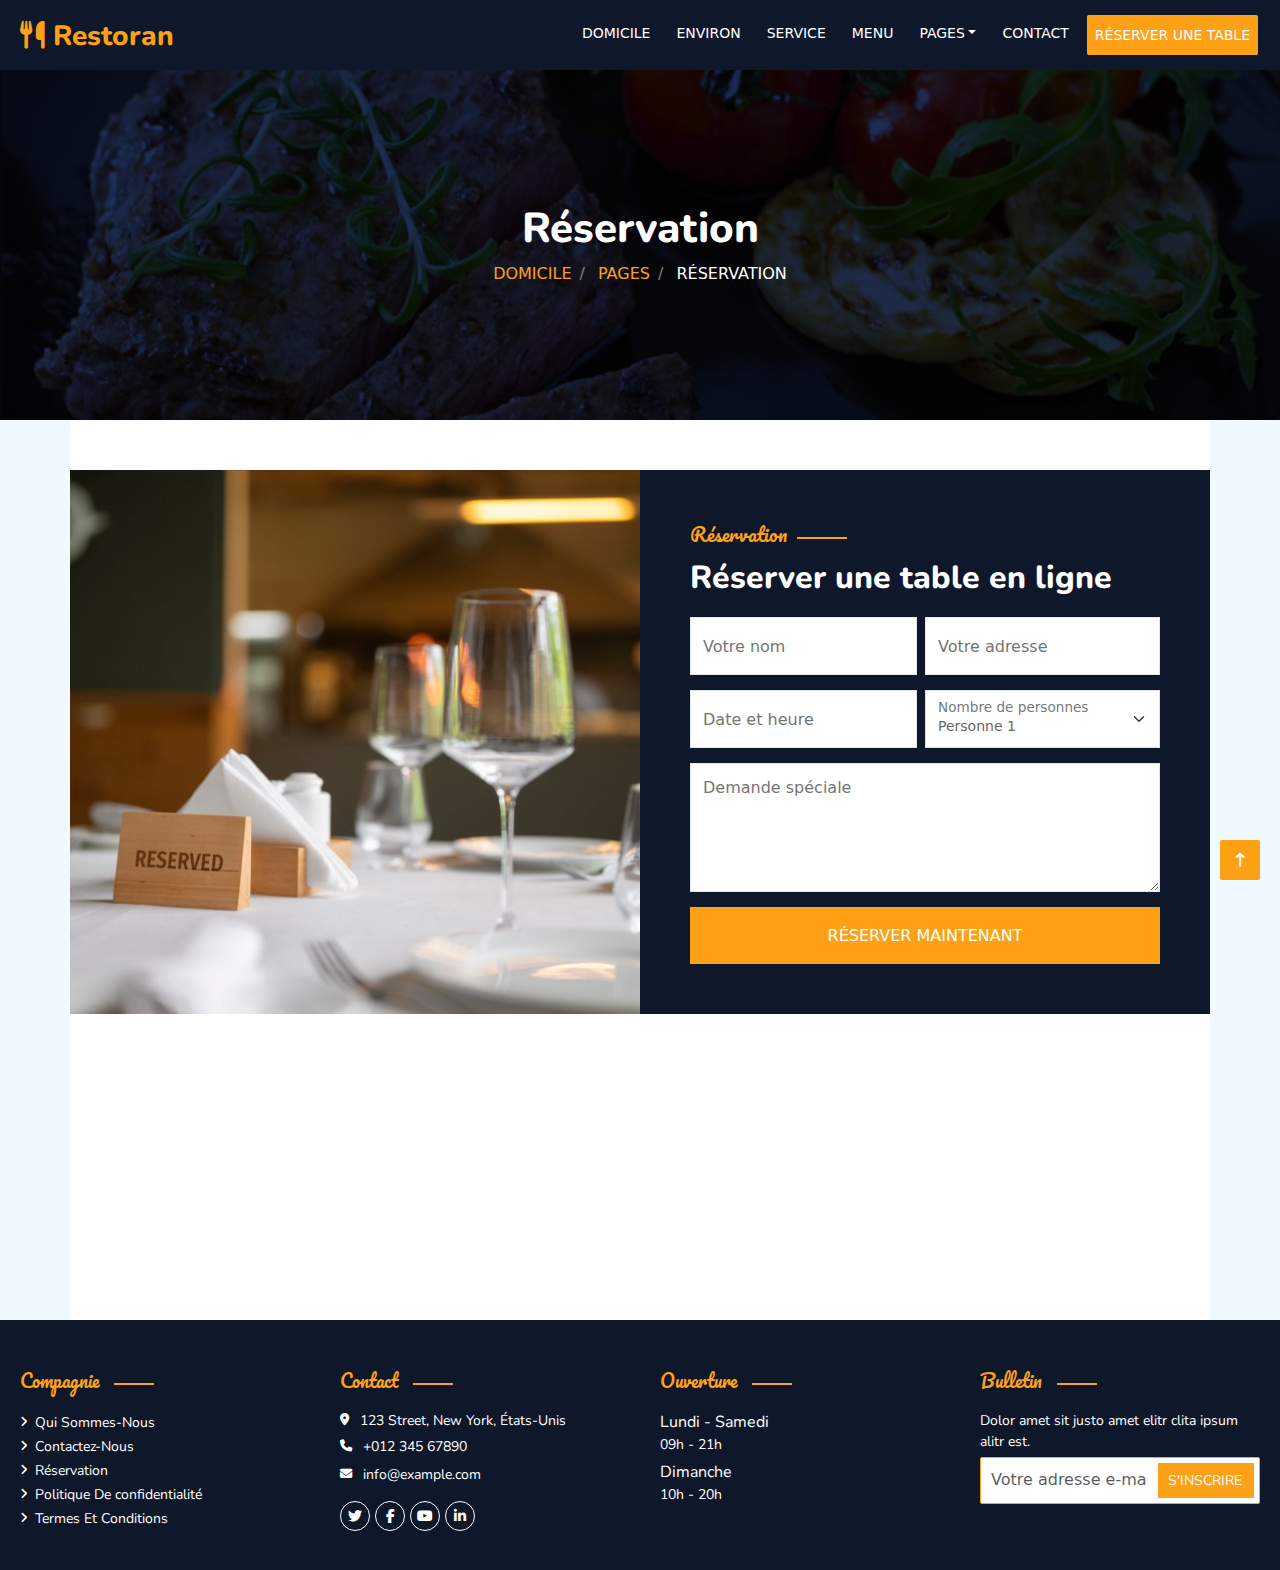
<file: reservation.html>
<!DOCTYPE html>
<html lang="en">

<head>
    <meta charset="UTF-8">
    <meta name="viewport" content="width=device-width, initial-scale=1.0">
    <meta name="viewport" content="width=device-width, initial-scale=1.0">
    <link rel="stylesheet" href="https://cdnjs.cloudflare.com/ajax/libs/font-awesome/6.5.1/css/all.min.css">
    <link rel="preconnect" href="https://fonts.googleapis.com">
    <link href="https://cdn.jsdelivr.net/npm/bootstrap@5.3.2/dist/css/bootstrap.min.css" rel="stylesheet">
    <script src="https://cdn.jsdelivr.net/npm/bootstrap@5.3.2/dist/js/bootstrap.bundle.min.js"></script>
    <link rel="preconnect" href="https://fonts.googleapis.com">
    <link rel="preconnect" href="https://fonts.gstatic.com" crossorigin>
    <link href="https://fonts.googleapis.com/css2?family=Nunito:ital,wght@0,200..1000;1,200..1000&display=swap"
        rel="stylesheet">
    <link rel="preconnect" href="https://fonts.gstatic.com" crossorigin>
    <link href="https://fonts.googleapis.com/css2?family=Pacifico&display=swap" rel="stylesheet">
    <title>Réservation</title>
    <link rel="stylesheet" href="p5.css">
</head>

<body id="top">
    <nav class="navbar navbar-expand-lg navbar-custom">
        <div class="container-fluid">
            <a class="navbar-brand" href="#"><i class="fa-solid fa-utensils"></i>Restoran</a>
            <button class="navbar-toggler" type="button" data-bs-toggle="collapse" data-bs-target="#menu">
                <span class="navbar-toggler-icon"></span>
            </button>
            <div class="collapse navbar-collapse" id="menu">
                <hr>
                <ul class="navbar-nav ms-auto">
                    <li class="nav-item">
                        <a class="nav-link" href="index.html">DOMICILE</a>
                    </li>
                    <li class="nav-item">
                        <a class="nav-link" href="environ.html">ENVIRON</a>
                    </li>
                    <li class="nav-item">
                        <a class="nav-link" href="service.html">SERVICE</a>
                    </li>
                    <li class="nav-item">
                        <a class="nav-link" href="menu.html">MENU</a>
                    </li>
                    <li class="nav-item dropdown">
                        <a class="nav-link dropdown-toggle" href="#" role="button" data-bs-toggle="dropdown">PAGES</a>
                        <ul class="dropdown-menu">
                            <li><a class="dropdown-item active" href="reservation.html"
                                    aria-current="page">Réservation</a></li>
                            <li><a class="dropdown-item" href="equipe.html">Notre équipe</a></li>
                            <li><a class="dropdown-item" href="attestation.html">Attestation</a></li>
                        </ul>
                    </li>
                    <li class="nav-item">
                        <a class="nav-link" href="contact.html">CONTACT</a>
                    </li>
                    <li class="nav-item">
                        <button><a href="reservation.html">RÉSERVER UNE TABLE</a></button>
                    </li>
                </ul>
            </div>
        </div>
    </nav>
    <header>
        <h1>Réservation</h1>
        <nav>
            <ul>
                <li><a href="index.html">DOMICILE</a></li>
                <li><a href="#">PAGES</a></li>
                <li><a href="reservation.html" class="actif">RÉSERVATION</a></li>
            </ul>
        </nav>
    </header>
    <main class="container">
        <div class="row">
            <div class="col-lg-6">
                <img src="assets/table.jpg">
            </div>
            <div class="col-lg-6" id="col2">
                <p class="a">Réservation</p>
                <h2>Réserver une table en ligne</h2>
                <form>
                    <div class="row" id="row1">
                        <div class="col me-2">
                            <input type="text" placeholder="Votre nom">
                        </div>
                        <div class="col-lg-6">
                            <input type="text" placeholder="Votre adresse">
                        </div>
                    </div>
                    <div class="row" id="row2">
                        <div class="col me-2">
                            <input type="datetime" placeholder="Date et heure">
                        </div>
                        <div class="col-lg-6">
                            <div class="form-floating">
                                <select class="form-select" id="select1">
                                    <option value="1" selected>Personne 1</option>
                                </select>
                                <label for="select1">Nombre de personnes</label>
                            </div>
                        </div>
                    </div>
                    <div class="row">
                        <div class="col">
                            <textarea rows="4" placeholder="Demande spéciale"></textarea>
                        </div>
                    </div>
                    <div class="row">
                        <div class="col">
                            <input type="submit" value="RÉSERVER MAINTENANT">
                        </div>
                    </div>
                </form>
            </div>
        </div>
    </main>
    <button id="to-top"><a href="#top"><i class="fa-solid fa-arrow-up-long"></i></a></button>
    <footer class="row" id="f">
        <div class="col-lg-3">
            <h6> Compagnie </h6>
            <a href="environ.html"> <i class="fa-solid fa-angle-right fa-sm"></i>Qui Sommes-Nous</a><br>
            <a href="contact.html"> <i class="fa-solid fa-angle-right fa-sm"></i>Contactez-Nous</a><br>
            <a href="reservation.html"> <i class="fa-solid fa-angle-right fa-sm"></i>Réservation</a><br>
            <a href="#"> <i class="fa-solid fa-angle-right fa-sm"></i>Politique De confidentialité</a><br>
            <a href="#"><i class="fa-solid fa-angle-right fa-sm"></i>Termes Et Conditions</a>
        </div>
        <div class="col-lg-3">
            <h6> Contact </h6>
            <p> <i class="fa-solid fa-location-dot fa-sm"></i> 123 Street, New York, États-Unis </p>
            <p> <i class="fa-solid fa-phone fa-sm"></i> +012 345 67890 </p>
            <a href="mailto:info@example.com"> <i class="fa-solid fa-envelope fa-sm"></i> info@example.com </p>
                <a href="#"><i class="fa-brands fa-twitter"></i></a>
                <a href="#"><i class="fa-brands fa-facebook-f"></i></a>
                <a href="#"><i class="fa-brands fa-youtube"></i></a>
                <a href="#"><i class="fa-brands fa-linkedin-in"></i></a>
        </div>
        <div class="col-lg-3">
            <h6>Ouverture </h6>
            <p><em> Lundi - Samedi </em> 09h - 21h</p>
            <p><em> Dimanche </em> 10h - 20h </p>
        </div>
        <div class="col-lg-3">
            <h6> Bulletin </h6>
            <p> Dolor amet sit justo amet elitr clita ipsum alitr est.</p>
            <div class="input-group mb-3">
                <input type="email" class="form-control" placeholder="Votre adresse e-mail">
                <input type="submit" value="S'INSCRIRE">
            </div>
        </div>
    </footer>
</body>

</html>
</file>
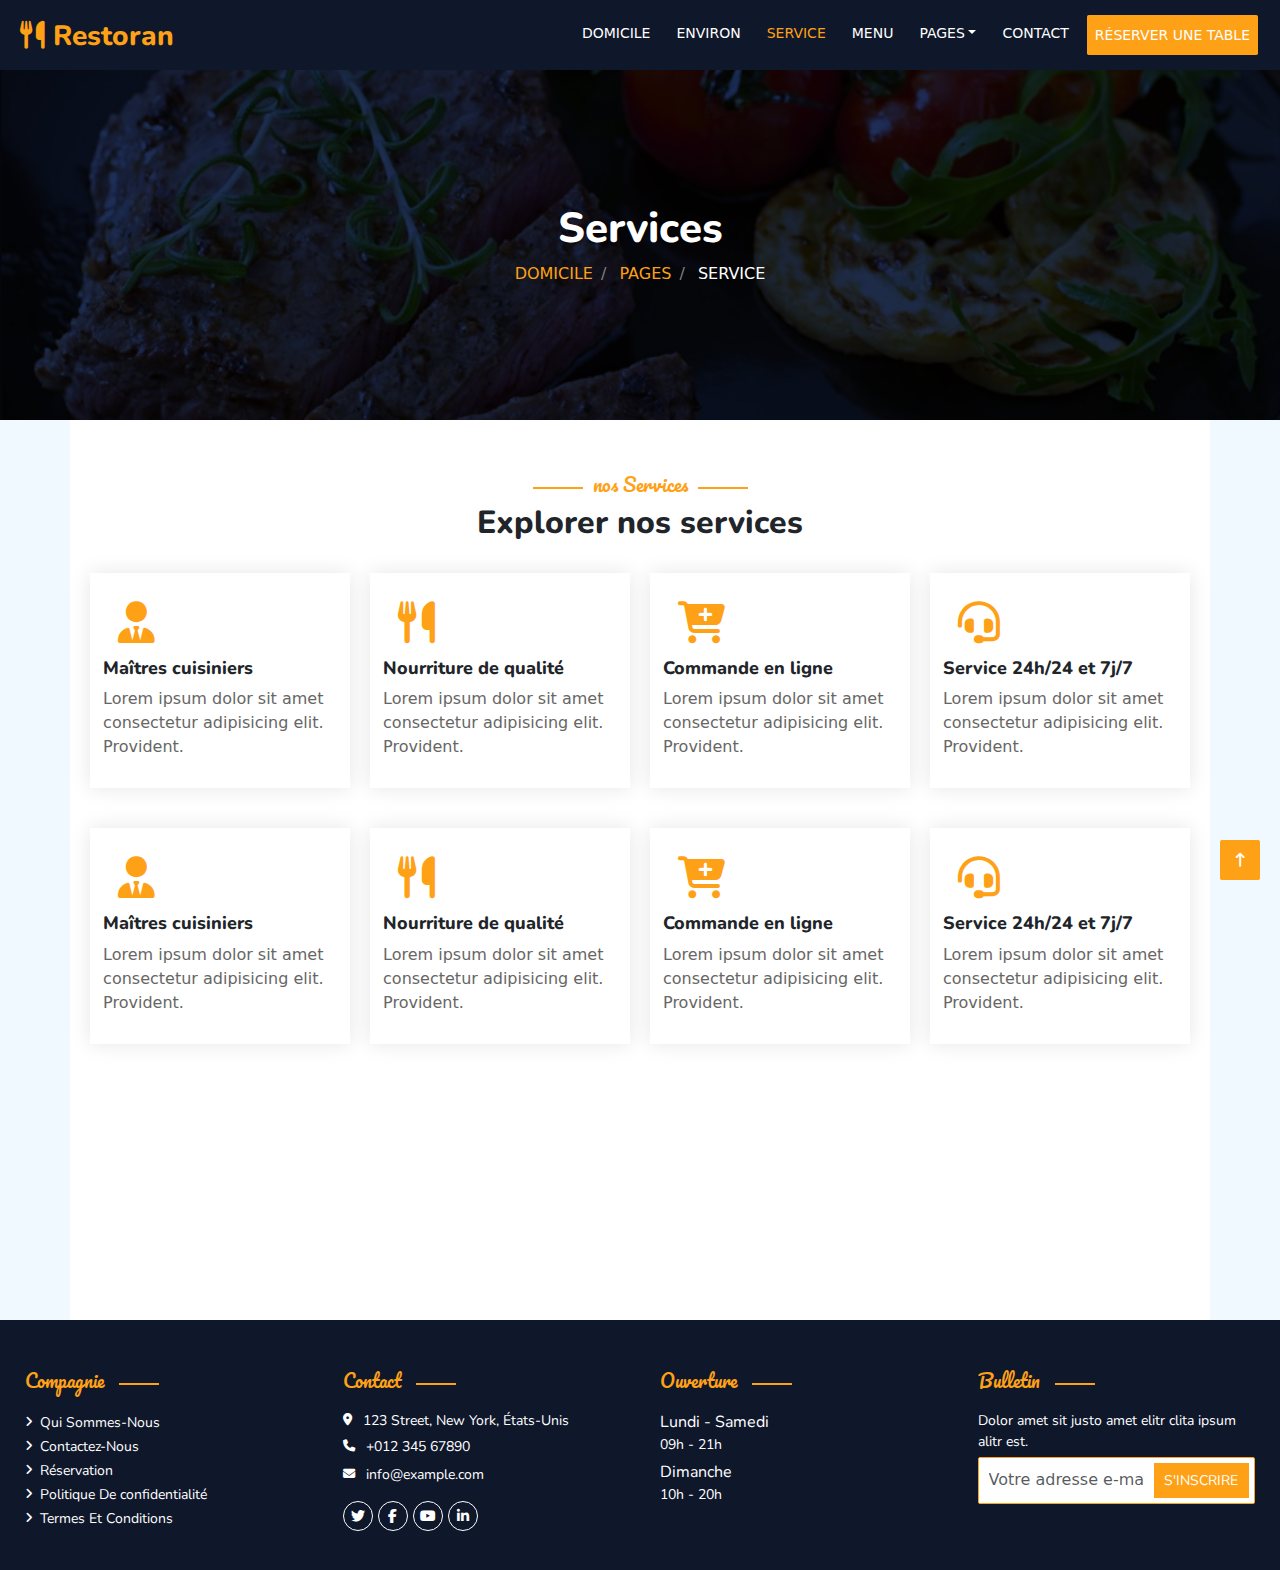
<file: service.html>
<!DOCTYPE html>
<html lang="en">

<head>
    <meta charset="UTF-8">
    <meta name="viewport" content="width=device-width, initial-scale=1.0">
    <title>Service</title>
    <link rel="stylesheet" href="https://cdnjs.cloudflare.com/ajax/libs/font-awesome/6.5.1/css/all.min.css">
    <link rel="preconnect" href="https://fonts.googleapis.com">
    <link href="https://cdn.jsdelivr.net/npm/bootstrap@5.3.2/dist/css/bootstrap.min.css" rel="stylesheet">
    <script src="https://cdn.jsdelivr.net/npm/bootstrap@5.3.2/dist/js/bootstrap.bundle.min.js"></script>
    <link rel="preconnect" href="https://fonts.googleapis.com">
    <link rel="preconnect" href="https://fonts.gstatic.com" crossorigin>
    <link href="https://fonts.googleapis.com/css2?family=Nunito:ital,wght@0,200..1000;1,200..1000&display=swap"
        rel="stylesheet">
    <link rel="preconnect" href="https://fonts.gstatic.com" crossorigin>
    <link href="https://fonts.googleapis.com/css2?family=Pacifico&display=swap" rel="stylesheet">
    <link rel="stylesheet" href="p3.css">
</head>

<body id="top">
    <nav class="navbar navbar-expand-lg navbar-custom">
        <div class="container-fluid">
            <a class="navbar-brand" href="#"><i class="fa-solid fa-utensils"></i>Restoran</a>
            <button class="navbar-toggler" type="button" data-bs-toggle="collapse" data-bs-target="#menu">
                <span class="navbar-toggler-icon"></span>
            </button>
            <div class="collapse navbar-collapse" id="menu">
                <hr>
                <ul class="navbar-nav ms-auto">
                    <li class="nav-item">
                        <a class="nav-link" href="index.html">DOMICILE</a>
                    </li>
                    <li class="nav-item">
                        <a class="nav-link" href="environ.html">ENVIRON</a>
                    </li>
                    <li class="nav-item active">
                        <a class="nav-link" aria-current="page" href="service.html">SERVICE</a>
                    </li>
                    <li class="nav-item">
                        <a class="nav-link" href="menu.html">MENU</a>
                    </li>
                    <li class="nav-item dropdown">
                        <a class="nav-link dropdown-toggle" href="#" role="button" data-bs-toggle="dropdown">PAGES</a>
                        <ul class="dropdown-menu">
                            <li><a class="dropdown-item" href="reservation.html">Réservation</a></li>
                            <li><a class="dropdown-item" href="equipe.html">Notre équipe</a></li>
                            <li><a class="dropdown-item" href="attestation.html">Attestation</a></li>
                        </ul>
                    </li>
                    <li class="nav-item">
                        <a class="nav-link" href="contact.html">CONTACT</a>
                    </li>
                    <li class="nav-item">
                        <button><a href="reservation.html">RÉSERVER UNE TABLE</a></button>
                    </li>
                </ul>
            </div>
        </div>
    </nav>
    <header>
        <h1>Services</h1>
        <nav>
            <ul>
                <li><a href="index.html">DOMICILE</a></li>
                <li><a href="#">PAGES</a></li>
                <li><a href="service.html" class="actif">SERVICE</a></li>
            </ul>
        </nav>
    </header>
    <main class="container">
        <p class="a">nos Services</p>
        <h2>Explorer nos services</h2>
        <div class="row">
            <div class="col-lg-3 col-sm-6">
                <i class="fa-solid fa-user-tie"></i>
                <h6>Maîtres cuisiniers</h6>
                <p>Lorem ipsum dolor sit amet consectetur adipisicing elit. Provident.</p>
            </div>
            <div class="col-lg-3 col-sm-6">
                <i class="fa-solid fa-utensils"></i>
                <h6>Nourriture de qualité</h6>
                <p>Lorem ipsum dolor sit amet consectetur adipisicing elit. Provident.</p>
            </div>
            <div class="col-lg-3 col-sm-6">
                <i class="fa-solid fa-cart-plus"></i>
                <h6>Commande en ligne</h6>
                <p>Lorem ipsum dolor sit amet consectetur adipisicing elit. Provident.</p>
            </div>
            <div class="col-lg-3 col-sm-6">
                <i class="fa-solid fa-headset"></i>
                <h6>Service 24h/24 et 7j/7</h6>
                <p>Lorem ipsum dolor sit amet consectetur adipisicing elit. Provident.</p>
            </div>
        </div>
        <div class="row">
            <div class="col-lg-3 col-sm-6">
                <i class="fa-solid fa-user-tie"></i>
                <h6>Maîtres cuisiniers</h6>
                <p>Lorem ipsum dolor sit amet consectetur adipisicing elit. Provident.</p>
            </div>
            <div class="col-lg-3 col-sm-6">
                <i class="fa-solid fa-utensils"></i>
                <h6>Nourriture de qualité</h6>
                <p>Lorem ipsum dolor sit amet consectetur adipisicing elit. Provident.</p>
            </div>
            <div class="col-lg-3 col-sm-6">
                <i class="fa-solid fa-cart-plus"></i>
                <h6>Commande en ligne</h6>
                <p>Lorem ipsum dolor sit amet consectetur adipisicing elit. Provident.</p>
            </div>
            <div class="col-lg-3 col-sm-6">
                <i class="fa-solid fa-headset"></i>
                <h6>Service 24h/24 et 7j/7</h6>
                <p>Lorem ipsum dolor sit amet consectetur adipisicing elit. Provident.</p>
            </div>
        </div>
    </main>
    <button id="to-top"><a href="#top"><i class="fa-solid fa-arrow-up-long"></i></a></button>
    <footer class="row" id="f">
        <div class="col-lg-3">
            <h6> Compagnie </h6>
            <a href="environ.html"> <i class="fa-solid fa-angle-right fa-sm"></i>Qui Sommes-Nous</a><br>
            <a href="contact.html"> <i class="fa-solid fa-angle-right fa-sm"></i>Contactez-Nous</a><br>
            <a href="reservation.html"> <i class="fa-solid fa-angle-right fa-sm"></i>Réservation</a><br>
            <a href="#"> <i class="fa-solid fa-angle-right fa-sm"></i>Politique De confidentialité</a><br>
            <a href="#"><i class="fa-solid fa-angle-right fa-sm"></i>Termes Et Conditions</a>
        </div>
        <div class="col-lg-3">
            <h6> Contact </h6>
            <p> <i class="fa-solid fa-location-dot fa-sm"></i> 123 Street, New York, États-Unis </p>
            <p> <i class="fa-solid fa-phone fa-sm"></i> +012 345 67890 </p>
            <a href="mailto:info@example.com"> <i class="fa-solid fa-envelope fa-sm"></i> info@example.com </p>
            <a href="#"><i class="fa-brands fa-twitter"></i></a>
            <a href="#"><i class="fa-brands fa-facebook-f"></i></a>
            <a href="#"><i class="fa-brands fa-youtube"></i></a>
            <a href="#"><i class="fa-brands fa-linkedin-in"></i></a>
        </div>
        <div class="col-lg-3">
            <h6>Ouverture </h6>
            <p><em> Lundi - Samedi </em> 09h - 21h</p>
            <p><em> Dimanche </em> 10h - 20h </p>
        </div>
        <div class="col-lg-3">
            <h6> Bulletin </h6>
            <p> Dolor amet sit justo amet elitr clita ipsum alitr est.</p>
            <div class="input-group mb-3">
                <input type="email" class="form-control" placeholder="Votre adresse e-mail">
                <input type="submit" value="S'INSCRIRE">
            </div>
        </div>
    </footer>

</body>

</html>
</file>
<file: p7.css>
body {
    background-color: #f0f9ff;
}

.navbar-brand {
    color: #fea116;
    font-size: 28px;
    font-weight: 800;
    font-family: "Nunito";
}

.fa-utensils {
    margin: 8px;
}

.nav-link {
    color: white;
    font-size: 14px;
}

.nav-link:hover {
    color: #fea116;
    text-decoration: underline;
}

.nav-item {
    margin-right: 10px;
}

button a {
    text-decoration: none;
    color: white;
    font-size: 14px;
}

button {
    background-color: #fea116;
    border: none;
    padding: 8px;
    border-radius: 1.75px;
}

.dropdown-item:hover,
.dropdown-item:active {
    background-color: #fea116;
}

.dropdown-item.active {
    background-color: #fea116;
}

.dropdown-menu {
    border-radius: 0;
}

#to-top {
    position: fixed;
    background-color: #fea116;
    color: white;
    width: 40px;
    height: 40px;
    bottom: 20px;
    right: 20px;
}

.navbar-custom {
    background-color: #0F172B;
    color: #ffffff;
    border-top-left-radius: 12px;
}

.navbar-custom .navbar-toggler {
    border: #9196a5 solid;
}

.navbar-custom .navbar-toggler-icon {
    background-color: #0F172B;
    background-image: url("data:image/svg+xml,%3csvg xmlns='http://www.w3.org/2000/svg' viewBox='0 0 30 30'%3e%3cpath stroke='rgba%28145, 150, 165, 1%29' stroke-linecap='round' stroke-miterlimit='10' stroke-width='2' d='M4 7h22M4 15h22M4 23h22'/%3e%3c/svg%3e");
}

hr {
    margin: 6px 0 4px 0;
}

.navbar-brand:hover {
    color: wheat;
}

.navbar-custom .dropdown-toggle:hover,
.navbar-custom .dropdown-toggle.show {
    color: #fea116;
}

.navbar-custom .dropdown-toggle {
    color: white;
}

.a {
    font-family: "Pacifico";
    color: #fea116;
    font-size: larger;
    margin-bottom: 0;
}

.a::after {
    content: "";
    display: inline-block;
    width: 50px;
    border-top: 2px solid #fea116;
    margin-left: 10px;
    vertical-align: middle;
}

.a::before {
    content: "";
    display: inline-block;
    width: 50px;
    border-top: 2px solid #fea116;
    margin-right: 10px;
    vertical-align: middle;
}

h2{
    font-family: "Nunito";
    font-weight: 800;
    margin: 5.5px;
}

.container {
    text-align: center;
    background-color: #fefffe;
    height: 100vh;
    padding-top: 50px;
}

#f {
    background-color: #0F172B;
    padding-top: 30px;
    height: fit-content;
    min-height: 250px;
    margin: 0;
    color: white;
}

footer .col-lg-3 {
    padding: 20px;
    background-color: #0F172B;
}

.fa-angle-right,
.fa-location-dot,
.fa-phone,
.fa-envelope {
    margin-right: 7px;
}

footer a {
    text-decoration: none;
    font-family: "Nunito";
    color: white;
    font-size: 14px;
}

footer a:hover {
    text-decoration: underline;
}

footer p {
    font-family: "Nunito";
    margin-bottom: 5px;
    font-size: 14px;
}

footer h6 {
    font-family: "Pacifico";
    color: #fea116;
    font-size: large;
    margin-bottom: 18px;
}

footer h6::after {
    content: "";
    display: inline-block;
    width: 40px;
    border-top: 2px solid #fea116;
    margin-left: 10px;
    vertical-align: middle;
}

footer em {
    font-style: normal;
    display: block;
    font-size: 16px;
}

.fa-brands {
    border: 1px white solid;
    border-radius: 50%;
    width: 30px;
    height: 30px;
    display: inline-flex;
    justify-content: center;
    align-items: center;
    margin-top: 10px;
}

footer .input-group {
    border: 1px solid #fea116;
    border-radius: 2px;
    background-color: white;
}

footer .form-control {
    padding: 10px;
    width: 100%;
    border-radius: 0;
    border: 0;
}

footer input[type="submit"] {
    background-color: #fea116;
    margin: 5px;
    color: white;
    padding: 7px;
    border: 0;
    width: 35%;
    font-family: "Nunito";
    font-size: 14px;
}

header {
    background-image: url("assets/bg-img.jpg");
    background-position: center;
    background-size: cover;
    background-color: #0F172B;
    background-blend-mode: overlay;
    color: white;
    padding: 10px 20px;
    height: 350px;
    display: flex;
    justify-content: center;
    align-items: center;
    flex-direction: column;
}

header h1 {
    font-family: "Nunito";
    font-size: 42px;
    font-weight: 800;
}

header nav ul {
    list-style-type: none;
    margin: 0;
    padding: 0;
}

header nav ul li {
    display: inline-block;
}

header nav ul li:not(:last-child)::after {
    content: "/";
    margin-left: 8px;
    margin-right: 8px;
    color: grey;
}

header nav ul li a {
    color: #fea116;
    text-decoration: none;
}

header nav ul li a:hover {
    text-decoration: underline;
}

nav ul li a.actif {
    color: white;
}

@media screen and (max-width:991px) {
    body {
        background-color: #fefffe;
    }
 
    .container {
        height: 500px;
        width: 100%;
    }

    .container .col-lg-3.col-sm-6 {
        width: 40%
    }

    footer .col-lg-3 {
        margin: 0;
        padding: 50px;
        padding-top: 30px;
        padding-bottom: 0;
        margin-left: 5px;
        width: 100%;
    }

    #f {
        width: 100%;
        margin: 0;
        padding: 0;
    }

    footer em {
        font-size: 18px;
    }

    footer p,
    footer a {
        font-size: 16px;
    }

    footer h6 {
        font-size: 22px;
    }

    footer .input-group {
        width: 80%;
        margin: auto;
    }

    #testimonialCarousel{
        margin-bottom: 40px;
        padding-bottom: 25px;
        margin-top: 35px;
    }

    .carousel-indicators{
        margin-bottom: 0;
    }
}

#testimonialCarousel {
    display: flex;
    justify-content: center;
    align-items: center;
    height: 60%;
}

.testimonial-card {
    display: flex;
    flex-direction: column;
    align-items: flex-start;
    padding: 20px;
    border: 1px solid #ccc;
    border-radius: 2.5px;
  }

  .quote-icon {
    font-size: 42px;
    color: #fea116;
  }

  .testimonial-text {
    text-align: left;
    color:#686665 ;
    margin-bottom: 20px;
  }

  .testimonial-info {
    display: flex;
    align-items: center;
  }

  .testimonial-image img {
    width: 50px;
    height: 50px;
    border-radius: 50%;
    object-fit: cover;
    margin-right: 10px;
  }

  .testimonial-details {
    text-align: left;
  }

  .testimonial-details h4 {
    margin: 5px 0;
    font-size: 20px;
    font-family: "Nunito";
    font-weight: 700;
  }

  .testimonial-details p {
    margin: 5px 0;
    color: #686665;
    font-size: 14px;
  }

  #b1, #b2, #b3, #b4{
    border-radius: 50%;
    width: 12px;
    height: 12px;
    border: 1px solid rgba(172, 172, 172, 0.788);
  }

 .active-card{
    background-color: #fea116;
    color: white;
    border:0;
 }

 .active-card *, .active-card p{
    color: white
 }

#b1.active,
#b2.active,
#b3.active,
#b4.active {
  border: none;
  background-color: #fea116;
}
</file>
<file: p8.css>
body {
    background-color: #f0f9ff;
}

.navbar-brand {
    color: #fea116;
    font-size: 28px;
    font-weight: 800;
    font-family: "Nunito";
}

.fa-utensils {
    margin: 8px;
}

.nav-link {
    color: white;
    font-size: 14px;
}

.nav-link:hover {
    color: #fea116;
    text-decoration: underline;
}

.nav-item {
    margin-right: 10px;
}

.active a {
    color: #fea116;
}

button a {
    text-decoration: none;
    color: white;
    font-size: 14px;
}

button {
    background-color: #fea116;
    border: none;
    padding: 8px;
    border-radius: 1.75px;
}
.dropdown-item:hover,
.dropdown-item:active {
    background-color: #fea116;
}

.dropdown-item.active {
    background-color: #fea116;
}

.dropdown-menu {
    border-radius: 0;
}

#to-top {
    position: fixed;
    background-color: #fea116;
    color: white;
    width: 40px;
    height: 40px;
    bottom: 20px;
    right: 20px;
}

.navbar-custom {
    background-color: #0F172B;
    color: #ffffff;
    border-top-left-radius: 12px;
}

.navbar-custom .navbar-toggler {
    border: #9196a5 solid;
}

.navbar-custom .navbar-toggler-icon {
    background-color: #0F172B;
    background-image: url("data:image/svg+xml,%3csvg xmlns='http://www.w3.org/2000/svg' viewBox='0 0 30 30'%3e%3cpath stroke='rgba%28145, 150, 165, 1%29' stroke-linecap='round' stroke-miterlimit='10' stroke-width='2' d='M4 7h22M4 15h22M4 23h22'/%3e%3c/svg%3e");
}

hr {
    margin: 6px 0 4px 0;
}

.navbar-brand:hover {
    color: wheat;
}

.navbar-custom .dropdown-toggle:hover,
.navbar-custom .dropdown-toggle.show {
    color: #fea116;
}

.navbar-custom .dropdown-toggle {
    color: white;
}

.a {
    font-family: "Pacifico";
    color: #fea116;
    font-size: larger;
    margin-bottom: 10px;
}

.a::after {
    content: "";
    display: inline-block;
    width: 50px;
    border-top: 2px solid #fea116;
    margin-left: 10px;
    vertical-align: middle;
}

.a::before {
    content: "";
    display: inline-block;
    width: 50px;
    border-top: 2px solid #fea116;
    margin-right: 10px;
    vertical-align: middle;
}

h2 {
    font-family: "Nunito";
    font-weight: 800;
    margin-bottom: 45px;
}

.container {
    text-align: center;
    background-color: #fefffe;
    height: 100vh;
    padding-top: 50px;
}

h6 {
    font-family: "Pacifico";
    color: #fea116;
    font-size: large;
    margin-top: 10px;
}

h6::after {
    content: "";
    display: inline-block;
    width: 50px;
    border-top: 2px solid #fea116;
    margin-left: 10px;
    vertical-align: middle;
}

.fa-regular{
    margin-right: 5px;
}

form {
    height: 100%;
    width: 100%;
}

input {
    padding: 8px;
    margin-bottom: 8px;
    width: 100%;
    height: 100%;
    border: 1px #e3e6e8 solid ;
}

textarea{
    width: 100%;
    height: 100%;
    padding: 8px;
    border: 1px #e3e6e8 solid ;
}

input[type="submit"]{
    background-color: #fea116;
    border: 0;
    color: white;
    padding: 9px;
    margin-bottom: 0;
}
.col {
    padding: 0;
}

form>.row {
    margin-left: 0;
    margin-right: 0;
}

.col-lg-4 {
    text-align: left;
    padding: 0;
}
.col-lg-6 {
    padding: 5px;
}

#r1{
    margin: 8px;
    margin-left: 12px;
}

#f {
    background-color: #0F172B;
    padding-top: 30px;
    height: fit-content;
    min-height: 250px;
    margin: 0;
    color: white;
}

footer .col-lg-3 {
    padding: 20px;
}

.fa-angle-right,
.fa-location-dot,
.fa-phone,
.fa-envelope {
    margin-right: 7px;
}

footer a {
    text-decoration: none;
    font-family: "Nunito";
    color: white;
    font-size: 14px;
}

footer a:hover {
    text-decoration: underline;
}

footer p {
    font-family: "Nunito";
    margin-bottom: 5px;
    font-size: 14px;
}

footer h6 {
    font-family: "Pacifico";
    color: #fea116;
    font-size: large;
    margin-bottom: 18px;
}

footer h6::after {
    content: "";
    display: inline-block;
    width: 40px;
    border-top: 2px solid #fea116;
    margin-left: 10px;
    vertical-align: middle;
}

footer em {
    font-style: normal;
    display: block;
    font-size: 16px;
}

.fa-brands {
    border: 1px white solid;
    border-radius: 50%;
    width: 30px;
    height: 30px;
    display: inline-flex;
    justify-content: center;
    align-items: center;
    margin-top: 10px;
}

footer .input-group {
    border: 1px solid #fea116;
    border-radius: 2px;
    background-color: white;
}

footer .form-control {
    padding: 10px;
    width: 100%;
    border-radius: 0;
    border: 0;
}

footer input[type="submit"] {
    background-color: #fea116;
    margin: 5px;
    color: white;
    padding: 7px;
    border: 0;
    width: 35%;
    font-family: "Nunito";
    font-size: 14px;
}

p a{
    text-decoration: none;
    color: #686665;
}
p a:hover{
    text-decoration: underline;
}

footer input{
    margin-bottom: 0;
}

header {
    background-image: url("assets/bg-img.jpg");
    background-position: center;
    background-size: cover;
    background-color: #0F172B;
    background-blend-mode:overlay;
    color: white;
    padding: 10px 20px;
    height: 350px;
    display: flex;
    justify-content: center;
    align-items: center;
    flex-direction: column;
}

header h1 {
    font-family: "Nunito";
    font-size: 42px;
    font-weight: 800;
}

header nav ul {
    list-style-type: none;
    margin: 0;
    padding: 0;
}

header nav ul li {
    display: inline-block;
}

header nav ul li:not(:last-child)::after {
    content: "/";
    margin-left: 8px;
    margin-right: 8px;
    color: grey;
}

header nav ul li a {
    color: #fea116;
    text-decoration: none;
}

header nav ul li a:hover {
    text-decoration: underline;
}

nav ul li a.actif {
    color: white;
}

@media screen and (max-width:991px) {
    body {
        background-color: #fefffe;
    }
    
    .container {
        height: fit-content;
        width: 100%;
    }
    .col-lg-4 {
        padding: 5px;
    }

    .col-lg-6 {
        margin-bottom: 5px;
        padding: 5px;
    }

    #r1 {
        margin: 8px;
        padding: 10px;
    }

    footer .col-lg-3 {
        margin: 0;
        padding: 50px;
        padding-top: 30px;
        padding-bottom: 0;
        margin-left: 5px;
    }

    #f {
        width: 100%;
        margin: 0;
        padding: 0;
    }

    footer em {
        font-size: 18px;
    }

    footer p,
    footer a {
        font-size: 16px;
    }

    footer h6 {
        font-size: 22px;
    }

    footer .input-group {
        width: 80%;
        margin: auto;
    }
}
</file>
<file: p2.css>
body {
    background-color: #f0f9ff;
}

.navbar-brand {
    color: #fea116;
    font-size: 28px;
    font-weight: 800;
    font-family: "Nunito";
}

.fa-utensils {
    margin: 8px;
}

.active a {
    color: #fea116;
}

.nav-link {
    color: white;
    font-size: 14px;
}

.nav-link:hover {
    color: #fea116;
    text-decoration: underline;
}

.nav-item {
    margin-right: 10px;
}

button a {
    text-decoration: none;
    color: white;
}

.nav-item button a {
    font-size: 14px;
}

button {
    background-color: #fea116;
    border: none;
    padding: 8px;
    border-radius: 1.75px;
}

.dropdown-item:hover,
.dropdown-item:active {
    background-color: #fea116;
}

.dropdown-menu {
    border-radius: 0;
}

.a {
    font-family: "Pacifico";
    color: #fea116;
    font-size: larger;
    margin-bottom: 0;
}

.a::after {
    content: "";
    display: inline-block;
    width: 50px;
    border-top: 2px solid #fea116;
    margin-left: 10px;
    vertical-align: middle;
}

.card {
    border: none
}

h1 {
    font-family: "Nunito";
    font-weight: 800;
}

.card-text {
    margin-top: 20px;
    margin-bottom: 25px;
    color:#686665 ;
}

.number {
    font-family: "Nunito";
    font-size: xx-large;
    font-weight: 900;
    font-style: normal;
    color: #fea116;
    border-left: 4px solid #fea116;
    padding: 8px;
    margin-right: 10px;
    margin-left: 7.5px;
}

.container {
    background-color: white;
    height: 100vh;
    padding-top: 50px;
}

.card-body button {
    width: 200px;
}

#to-top {
    position: fixed;
    background-color: #fea116;
    color: white;
    width: 40px;
    height: 40px;
    bottom: 20px;
    right: 20px;
}

#img1 {
    width: 225px;
    height: 250px;
    margin-left: auto;
}

#img2 {
    width: 180px;
    height: 180px;
    margin-top: auto;
}

#img3 {
    width: 180px;
    height: 180px;
    margin-left: auto;
}

#img4 {
    width: 225px;
    height: 250px;
}

.col {
    display: flex;
    padding: 5px;
}

.text-muted {
    font-style: normal;
}

header {
    background-image: url("assets/bg-img.jpg");
    background-position: center;
    background-size: cover;
    background-color: #0F172B;
    background-blend-mode: overlay;
    color: white;
    padding: 10px 20px;
    height: 350px;
    display: flex;
    justify-content: center;
    align-items: center;
    flex-direction: column;
}

header h1 {
    font-family: "Nunito";
    font-size: 42px;
}

header nav ul {
    list-style-type: none;
    margin: 0;
    padding: 0;
}

header nav ul li {
    display: inline-block;
}

header nav ul li:not(:last-child)::after {
    content: "/";
    margin-left: 8px;
    margin-right: 8px;
    color: grey;
}

header nav ul li a {
    color: #fea116;
    text-decoration: none;
}

header nav ul li a:hover {
    text-decoration: underline;
}

nav ul li a.actif {
    color: white;
}

.navbar-custom {
    background-color: #0F172B;
    color: #ffffff;
    border-top-left-radius: 12px;
}

.navbar-custom .navbar-toggler {
    border: #9196a5 solid;
}

.navbar-custom .navbar-toggler-icon {
    background-color: #0F172B;
    background-image: url("data:image/svg+xml,%3csvg xmlns='http://www.w3.org/2000/svg' viewBox='0 0 30 30'%3e%3cpath stroke='rgba%28145, 150, 165, 1%29' stroke-linecap='round' stroke-miterlimit='10' stroke-width='2' d='M4 7h22M4 15h22M4 23h22'/%3e%3c/svg%3e");
}

hr {
    margin: 6px 0 4px 0;
}

.navbar-brand:hover {
    color: wheat;
}

.navbar-custom .dropdown-toggle:hover,
.navbar-custom .dropdown-toggle.show {
    color: #fea116;
}

.navbar-custom .dropdown-toggle {
    color: white;
}

#f {
    background-color: #0F172B;
    padding-top: 30px;
    height: fit-content;
    min-height: 250px;
    margin: 0;
    color: white;
}

footer .col-lg-3 {
    padding: 20px;
}

.fa-angle-right,
.fa-location-dot,
.fa-phone,
.fa-envelope {
    margin-right: 7px;
}

footer a {
    text-decoration: none;
    font-family: "Nunito";
    color: white;
    font-size: 14px;
}

footer a:hover {
    text-decoration: underline;
}

footer p {
    font-family: "Nunito";
    margin-bottom: 5px;
    font-size: 14px;
}

footer h6 {
    font-family: "Pacifico";
    color: #fea116;
    font-size: large;
    margin-bottom: 18px;
}

footer h6::after {
    content: "";
    display: inline-block;
    width: 40px;
    border-top: 2px solid #fea116;
    margin-left: 10px;
    vertical-align: middle;
}

footer em {
    font-style: normal;
    display: block;
    font-size: 16px;
}

.fa-brands {
    border: 1px white solid;
    border-radius: 50%;
    width: 30px;
    height: 30px;
    display: inline-flex;
    justify-content: center;
    align-items: center;
    margin-top: 10px;
}

footer .input-group {
    border: 1px solid #fea116;
    border-radius: 2px;
    background-color: white;
}

footer .form-control {
    padding: 10px;
    width: 100%;
    border-radius: 0;
    border: 0;
}

footer input[type="submit"] {
    background-color: #fea116;
    margin: 5px;
    color: white;
    padding: 7px;
    border: 0;
    width: 35%;
    font-family: "Nunito";
    font-size: 14px;
}

@media screen and (max-width: 991px) {
    .container {
        width: 100%;
        height: fit-content;
        margin-bottom: 45px;
    }

    body {
        background-color: white;
    }

    footer .col-lg-3 {
        margin: 0;
        padding: 50px;
        padding-top: 30px;
        padding-bottom: 0;
        margin-left: 5px;
    }

    #f {
        width: 100%;
        margin: 0;
        padding: 0;
    }

    footer em {
        font-size: 18px;
    }

    footer p,
    footer a {
        font-size: 16px;
    }

    footer h6 {
        font-size: 22px;
    }

    footer .input-group {
        width: 80%;
        margin: auto;
    }
}
</file>
<file: p6.css>
body {
    background-color: #f0f9ff;
}

.navbar-brand {
    color: #fea116;
    font-size: 28px;
    font-weight: 800;
    font-family: "Nunito";
}

.fa-utensils {
    margin: 8px;
}

.nav-link {
    color: white;
    font-size: 14px;
}

.nav-link:hover {
    color: #fea116;
    text-decoration: underline;
}

.nav-item {
    margin-right: 10px;
}

button a {
    text-decoration: none;
    color: white;
    font-size: 14px;
}

button {
    background-color: #fea116;
    border: none;
    padding: 8px;
    border-radius: 1.75px;
}

.dropdown-item:hover,
.dropdown-item:active {
    background-color: #fea116;
}

.dropdown-item.active {
    background-color: #fea116;
}

.dropdown-menu {
    border-radius: 0;
}

#to-top {
    position: fixed;
    background-color: #fea116;
    color: white;
    width: 40px;
    height: 40px;
    bottom: 20px;
    right: 20px;
}

.navbar-custom {
    background-color: #0F172B;
    color: #ffffff;
    border-top-left-radius: 12px;
}

.navbar-custom .navbar-toggler {
    border: #9196a5 solid;
}

.navbar-custom .navbar-toggler-icon {
    background-color: #0F172B;
    background-image: url("data:image/svg+xml,%3csvg xmlns='http://www.w3.org/2000/svg' viewBox='0 0 30 30'%3e%3cpath stroke='rgba%28145, 150, 165, 1%29' stroke-linecap='round' stroke-miterlimit='10' stroke-width='2' d='M4 7h22M4 15h22M4 23h22'/%3e%3c/svg%3e");
}

hr {
    margin: 6px 0 4px 0;
}

.navbar-brand:hover {
    color: wheat;
}

.navbar-custom .dropdown-toggle:hover,
.navbar-custom .dropdown-toggle.show {
    color: #fea116;
}

.navbar-custom .dropdown-toggle {
    color: white;
}

.a {
    font-family: "Pacifico";
    color: #fea116;
    font-size: larger;
    margin-bottom: 0;
}

.a::after {
    content: "";
    display: inline-block;
    width: 50px;
    border-top: 2px solid #fea116;
    margin-left: 10px;
    vertical-align: middle;
}

.a::before {
    content: "";
    display: inline-block;
    width: 50px;
    border-top: 2px solid #fea116;
    margin-right: 10px;
    vertical-align: middle;
}

h2{
    font-family: "Nunito";
    font-weight: 800;
    margin: 5.5px;
}

.container h6 {
    font-family: "Nunito";
    font-weight: 800;
    margin: 0;
}

.text-muted {
    margin-bottom: 0;
    font-family: "Nunito";
}

.container {
    text-align: center;
    background-color: #fefffe;
    height: fit-content;
    padding-top: 50px;
}

img {
    width: 80%;
    border-radius: 50%;
    margin-bottom: 20px;
}

.col-lg-3 {
    background-color: #fefffe;
    box-shadow: 0 0 20px rgba(0, 0, 0, 0.10);
    padding: 13px;
    width: 23%;
    margin: 8px;
}

.row {
    display: flex;
    justify-content: space-evenly;
    padding: 5px;
}

#f {
    background-color: #0F172B;
    padding-top: 30px;
    height: fit-content;
    min-height: 250px;
    margin: 0;
    color: white;
}

footer .col-lg-3 {
    padding: 20px;
    background-color: #0F172B;
}

.fa-angle-right,
.fa-location-dot,
.fa-phone,
.fa-envelope {
    margin-right: 7px;
}

footer a {
    text-decoration: none;
    font-family: "Nunito";
    color: white;
    font-size: 14px;
}

footer a:hover {
    text-decoration: underline;
}

footer p {
    font-family: "Nunito";
    margin-bottom: 5px;
    font-size: 14px;
}

footer h6 {
    font-family: "Pacifico";
    color: #fea116;
    font-size: large;
    margin-bottom: 18px;
}

footer h6::after {
    content: "";
    display: inline-block;
    width: 40px;
    border-top: 2px solid #fea116;
    margin-left: 10px;
    vertical-align: middle;
}

footer em {
    font-style: normal;
    display: block;
    font-size: 16px;
}

.fa-brands {
    border: 1px white solid;
    border-radius: 50%;
    width: 30px;
    height: 30px;
    display: inline-flex;
    justify-content: center;
    align-items: center;
    margin-top: 10px;
}

footer .input-group {
    border: 1px solid #fea116;
    border-radius: 2px;
    background-color: white;
}

footer .form-control {
    padding: 10px;
    width: 100%;
    border-radius: 0;
    border: 0;
}

footer input[type="submit"] {
    background-color: #fea116;
    margin: 5px;
    color: white;
    padding: 7px;
    border: 0;
    width: 35%;
    font-family: "Nunito";
    font-size: 14px;
}

header {
    background-image: url("assets/bg-img.jpg");
    background-position: center;
    background-size: cover;
    background-color: #0F172B;
    background-blend-mode:overlay;
    color: white;
    padding: 10px 20px;
    height: 350px;
    display: flex;
    justify-content: center;
    align-items: center;
    flex-direction: column;
}

header h1 {
    font-family: "Nunito";
    font-size: 42px;
    font-weight: 800;
}

header nav ul {
    list-style-type: none;
    margin: 0;
    padding: 0;
}

header nav ul li {
    display: inline-block;
}

header nav ul li:not(:last-child)::after {
    content: "/";
    margin-left: 8px;
    margin-right: 8px;
    color: grey;
}

header nav ul li a {
    color: #fea116;
    text-decoration: none;
}

header nav ul li a:hover {
    text-decoration: underline;
}

nav ul li a.actif {
    color: white;
}

@media screen and (max-width:991px) {
    body {
        background-color: #fefffe;
    }
    .container {
        height: fit-content;
        width: 100%;
    }

    .container .col-lg-3.col-sm-6 {
        width: 40%
    }

    footer .col-lg-3 {
        margin: 0;
        padding: 50px;
        padding-top: 30px;
        padding-bottom: 0;
        margin-left: 5px;
        width: 100%;
    }

    #f {
        width: 100%;
        margin: 0;
        padding: 0;
    }

    footer em {
        font-size: 18px;
    }

    footer p,
    footer a {
        font-size: 16px;
    }

    footer h6 {
        font-size: 22px;
    }

    footer .input-group {
        width: 80%;
        margin: auto;
    }
}
</file>
<file: p4.css>
body {
    background-color: #f0f9ff;
}

.navbar-brand {
    color: #fea116;
    font-size: 28px;
    font-weight: 800;
    font-family: "Nunito";
}

.fa-utensils {
    margin: 8px;
}

.nav-link {
    color: white;
    font-size: 14px;
}

.nav-link:hover {
    color: #fea116;
    text-decoration: underline;
}

.nav-item {
    margin-right: 10px;
}

.active a {
    color: #fea116;
}

button a {
    text-decoration: none;
    color: white;
    font-size: 14px;
}

button {
    background-color: #fea116;
    border: none;
    padding: 8px;
    border-radius: 1.75px;
}

.dropdown-item:hover,
.dropdown-item:active {
    background-color: #fea116;
}

.dropdown-item.active {
    background-color: #fea116;
}

.dropdown-menu {
    border-radius: 0;
}

#to-top {
    position: fixed;
    background-color: #fea116;
    color: white;
    width: 40px;
    height: 40px;
    bottom: 20px;
    right: 20px;
}

.navbar-custom {
    background-color: #0F172B;
    color: #ffffff;
    border-top-left-radius: 12px;
}

.navbar-custom .navbar-toggler {
    border: #9196a5 solid;
}

.navbar-custom .navbar-toggler-icon {
    background-color: #0F172B;
    background-image: url("data:image/svg+xml,%3csvg xmlns='http://www.w3.org/2000/svg' viewBox='0 0 30 30'%3e%3cpath stroke='rgba%28145, 150, 165, 1%29' stroke-linecap='round' stroke-miterlimit='10' stroke-width='2' d='M4 7h22M4 15h22M4 23h22'/%3e%3c/svg%3e");
}

hr {
    margin: 6px 0 4px 0;
}

.navbar-brand:hover {
    color: wheat;
}

.navbar-custom .dropdown-toggle:hover,
.navbar-custom .dropdown-toggle.show {
    color: #fea116;
}

.navbar-custom .dropdown-toggle {
    color: white;
}

.a {
    font-family: "Pacifico";
    color: #fea116;
    font-size: larger;
    margin-bottom: 0;
}

.a::after {
    content: "";
    display: inline-block;
    width: 50px;
    border-top: 2px solid #fea116;
    margin-left: 10px;
    vertical-align: middle;
}

.a::before {
    content: "";
    display: inline-block;
    width: 50px;
    border-top: 2px solid #fea116;
    margin-right: 10px;
    vertical-align: middle;
}

h2 {
    font-family: "Nunito";
    font-weight: 800;
    margin: 5.5px;
    margin-bottom: 27px;
}

.container {
    text-align: center;
    background-color: #fefffe;
    height: fit-content;
    padding-top: 40px;
}

#f {
    background-color: #0F172B;
    padding-top: 30px;
    height: fit-content;
    min-height: 250px;
    margin: 0;
    color: white;
}

footer .col-lg-3 {
    padding: 20px;
    background-color: #0F172B;
}

.fa-angle-right,
.fa-location-dot,
.fa-phone,
.fa-envelope {
    margin-right: 7px;
}

footer a {
    text-decoration: none;
    font-family: "Nunito";
    color: white;
    font-size: 14px;
}

footer a:hover {
    text-decoration: underline;
}

footer p {
    font-family: "Nunito";
    margin-bottom: 5px;
    font-size: 14px;
}

footer h6 {
    font-family: "Pacifico";
    color: #fea116;
    font-size: large;
    margin-bottom: 18px;
}

footer h6::after {
    content: "";
    display: inline-block;
    width: 40px;
    border-top: 2px solid #fea116;
    margin-left: 10px;
    vertical-align: middle;
}

footer em {
    font-style: normal;
    display: block;
    font-size: 16px;
}

.fa-brands {
    border: 1px white solid;
    border-radius: 50%;
    width: 30px;
    height: 30px;
    display: inline-flex;
    justify-content: center;
    align-items: center;
    margin-top: 10px;
}

footer .input-group {
    border: 1px solid #fea116;
    border-radius: 2px;
    background-color: white;
}

footer .form-control {
    padding: 10px;
    width: 100%;
    border-radius: 0;
    border: 0;
}

footer input[type="submit"] {
    background-color: #fea116;
    margin: 5px;
    color: white;
    padding: 7px;
    border: 0;
    width: 35%;
    font-family: "Nunito";
    font-size: 14px;
}

header {
    background-image: url("assets/bg-img.jpg");
    background-position: center;
    background-size: cover;
    background-color: #0F172B;
    background-blend-mode: overlay;
    color: white;
    padding: 10px 20px;
    height: 350px;
    display: flex;
    justify-content: center;
    align-items: center;
    flex-direction: column;
}

header h1 {
    font-family: "Nunito";
    font-size: 42px;
    font-weight: 800;
}

header nav ul {
    list-style-type: none;
    margin: 0;
    padding: 0;
}

header nav ul li {
    display: inline-block;
}

header nav ul li:not(:last-child)::after {
    content: "/";
    margin-left: 8px;
    margin-right: 8px;
    color: grey;
}

header nav ul li a {
    color: #fea116;
    text-decoration: none;
}

header nav ul li a:hover {
    text-decoration: underline;
}

nav ul li a.actif {
    color: white;
}

.container .row {
    width: 50%;
    margin: auto;
    display: flex;
    justify-content: space-around;
}

nav .col-sm-4 {
    padding: 0;
    margin: 0;
    width: fit-content;
}

nav .col-sm-4:hover {
    border-bottom: 2px solid #fea116;
}

nav .col-sm-4 button {
    display: flex;
    justify-content: center;
    align-items: last baseline;
    width: 100%;
    margin: 0;
    background-color: transparent;
    padding: 0;
}

nav h6 {
    font-family: "Nunito";
    font-weight: bold;
    text-align: left;
    margin-left: 10px;
}

nav h6 em {
    font-style: normal;
    font-weight: normal;
    font-family: system-ui;
    font-size: 16px;
}

.fa-mug-saucer,
.fa-burger,
#utensils {
    font-size: 38px;
    margin: 0;
}

.container hr {
    width: 45.5%;
    margin: auto;
}

#food {
    margin-top: 30px;
    margin-bottom: 10px;
    padding: 10px;
}

.carousel-item.active {
    display: flex;
    flex-wrap: wrap;
}

.food-item {
    width: 50%;
    display: flex;
    align-items: center;
    margin-bottom: 12px;
    padding: 5px;
    justify-content: space-between;
}

.food-text {
    text-align: left;
    padding: 10px;
    width: 83%;
}

.food-text h5 {
    margin: 0;
    font-family: "Nunito";
    font-weight: bold;
    font-size: 18px;
    display: flex;
    justify-content: space-between;
}

.food-text span {
    font-family: "nunito";
    color: #fea116;
    font-size: 20px;
}

.food-item hr {
    width: 100%;
    margin: 7px 0 7px 0;
}

.food-item img {
    height: 80px;
}

.food-text .text-muted {
    margin-bottom: 0;
    width: 100%;
}

@media screen and (max-width:991px) {
    body {
        background-color: #fefffe;
    }

    .container {
        height: fit-content;
        width: 100%;
    }

    footer .col-lg-3 {
        margin: 0;
        padding: 50px;
        padding-top: 30px;
        padding-bottom: 0;
        margin-left: 5px;
        width: 100%;
    }

    #f {
        width: 100%;
        margin: 0;
        padding: 0;
    }

    footer em {
        font-size: 18px;
    }

    footer p,
    footer a {
        font-size: 16px;
    }

    footer h6 {
        font-size: 22px;
    }

    footer .input-group {
        width: 80%;
        margin: auto;
    }

    nav.row.pt-3 {
        margin: auto;
        width: 90%;
    }

    .container hr {
        width: 90% !important;
    }

    nav h6 {
        font-size: 16px;
    }

    nav h6 em {
        font-size: 16px;
    }

    .carousel-item.active {
        display: flex;
        flex-direction: column;
    }

    .food-item {
        width: 100% !important;
    }

    .food-item hr {
        width: 100% !important;
    }

}
</file>
<file: p5.css>
body {
    background-color: #f0f9ff;
}

.navbar-brand {
    color: #fea116;
    font-size: 28px;
    font-weight: 800;
    font-family: "Nunito";
}

.fa-utensils {
    margin: 8px;
}

.nav-link {
    color: white;
    font-size: 14px;
}

.nav-link:hover {
    color: #fea116;
    text-decoration: underline;
}

.nav-item {
    margin-right: 10px;
}

.active a {
    color: #fea116;
}

button a {
    text-decoration: none;
    color: white;
    font-size: 14px;
}

button {
    background-color: #fea116;
    border: none;
    padding: 8px;
    border-radius: 1.75px;
}
.dropdown-item:hover,
.dropdown-item:active {
    background-color: #fea116;
}

.dropdown-item.active {
    background-color: #fea116;
}

.dropdown-menu {
    border-radius: 0;
}

#to-top {
    position: fixed;
    background-color: #fea116;
    color: white;
    width: 40px;
    height: 40px;
    bottom: 20px;
    right: 20px;
}

.navbar-custom {
    background-color: #0F172B;
    color: #ffffff;
}

.navbar-custom .navbar-toggler {
    border: #9196a5 solid;
}

.navbar-custom .navbar-toggler-icon {
    background-color: #0F172B;
    background-image: url("data:image/svg+xml,%3csvg xmlns='http://www.w3.org/2000/svg' viewBox='0 0 30 30'%3e%3cpath stroke='rgba%28145, 150, 165, 1%29' stroke-linecap='round' stroke-miterlimit='10' stroke-width='2' d='M4 7h22M4 15h22M4 23h22'/%3e%3c/svg%3e");
}

hr {
    margin: 6px 0 4px 0;
}

.navbar-brand:hover {
    color: wheat;
}

.navbar-custom .dropdown-toggle:hover,
.navbar-custom .dropdown-toggle.show {
    color: #fea116;
}

.navbar-custom .dropdown-toggle {
    color: white;
}

.a {
    font-family: "Pacifico";
    color: #fea116;
    font-size: larger;
    margin-bottom: 10px;
}

.a::after {
    content: "";
    display: inline-block;
    width: 50px;
    border-top: 2px solid #fea116;
    margin-left: 10px;
    vertical-align: middle;
}

h2 {
    font-family: "Nunito";
    font-weight: 800;
    margin-bottom: 20px;
    color: white;
}

.container {
    text-align: center;
    background-color: #fefffe;
    height: 100vh;
    padding-top: 50px;
}

#f {
    background-color: #0F172B;
    padding-top: 30px;
    height: fit-content;
    min-height: 250px;
    margin: 0;
    color: white;
}

footer .col-lg-3 {
    padding: 20px;
    background-color: #0F172B;
}

.fa-angle-right,
.fa-location-dot,
.fa-phone,
.fa-envelope {
    margin-right: 7px;
}

footer a {
    text-decoration: none;
    font-family: "Nunito";
    color: white;
    font-size: 14px;
}

footer a:hover {
    text-decoration: underline;
}

footer p {
    font-family: "Nunito";
    margin-bottom: 5px;
    font-size: 14px;
}

footer h6 {
    font-family: "Pacifico";
    color: #fea116;
    font-size: large;
    margin-bottom: 18px;
}

footer h6::after {
    content: "";
    display: inline-block;
    width: 40px;
    border-top: 2px solid #fea116;
    margin-left: 10px;
    vertical-align: middle;
}

footer em {
    font-style: normal;
    display: block;
    font-size: 16px;
}

.fa-brands {
    border: 1px white solid;
    border-radius: 50%;
    width: 30px;
    height: 30px;
    display: inline-flex;
    justify-content: center;
    align-items: center;
    margin-top: 10px;
}

footer .input-group {
    border: 1px solid #fea116;
    border-radius: 2px;
    background-color: white;
}

footer .form-control {
    padding: 10px;
    width: 100%;
    border-radius: 0;
    border: 0;
}

footer input[type="submit"] {
    background-color: #fea116;
    margin: 5px;
    color: white;
    padding: 7px;
    border: 0;
    width: 35%;
    font-family: "Nunito";
    font-size: 14px;
}

header {
    background-image: url("assets/bg-img.jpg");
    background-position: center;
    background-size: cover;
    background-color: #0F172B;
    background-blend-mode: overlay;
    color: white;
    padding: 10px 20px;
    height: 350px;
    display: flex;
    justify-content: center;
    align-items: center;
    flex-direction: column;
}

header h1 {
    font-family: "Nunito";
    font-size: 42px;
    font-weight: 800;
}

header nav ul {
    list-style-type: none;
    margin: 0;
    padding: 0;
}

header nav ul li {
    display: inline-block;
}

header nav ul li:not(:last-child)::after {
    content: "/";
    margin-left: 8px;
    margin-right: 8px;
    color: grey;
}

header nav ul li a {
    color: #fea116;
    text-decoration: none;
}

header nav ul li a:hover {
    text-decoration: underline;
}

nav ul li a.actif {
    color: white;
}

@media screen and (max-width:991px) {
    body {
        background-color: #fefffe;
    }
    .container {
        height: fit-content;
        width: 100%;
        margin-bottom: 45px;
    }

    footer .col-lg-3 {
        margin: 0;
        padding: 50px;
        padding-top: 30px;
        padding-bottom: 0;
        margin-left: 5px;
        width: 100%;
    }

    #f {
        width: 100%;
        margin: 0;
        padding: 0;
    }

    footer em {
        font-size: 18px;
    }

    footer p,
    footer a {
        font-size: 16px;
    }

    footer h6 {
        font-size: 22px;
    }

    footer .input-group {
        width: 80%;
        margin: auto;
    }

    form input{
        height: 100%;
    }
    #row1, #row2{
        height: fit-content !important;
        padding: 0;
        margin-top: 15px;
    }

    form .row{
        height: fit-content !important;
    }
    #row1 .col, #row2 .col{
        margin-top: 15px;
        height: 56px;
        margin: 0;
        width: 100%;
        margin-right: 0 !important;
    }
    form .col-lg-6{
        margin-top: 15px;
        width: 100% !important;
    }
    textarea{
        height: 128px !important;
    }
}

#col2 {
    background-color:#0F172B ;
    text-align: left;
    padding: 50px;
}

main .row{
    padding: 0;
}

main .col-lg-6{
    padding: 0;
}

main img{
    width: 100%;
    height: 100%;
    object-fit: cover;
}

form .row{
    margin-top: 15px;
    padding: 0;
    width: 100%;
    margin-left: 0;
}

#row1{
    height: 58px;
}

form .col{
    padding: 0;
    width: 50%;
    margin: 0;
    
}

form input {
    padding: 12px;
    margin-bottom: 8px;
    width: 100%;
    height: 100%;
    border: 1px #e3e6e8 solid ;
}

.form-select{
    border-radius:0 ;
    font-size: 14px;
    color: #686665
}

textarea{
    width: 100%;
    height: 100%;
    padding: 12px;
    border: 1px #e3e6e8 solid ;
}

form input[type="submit"]{
    background-color: #fea116;
    border: 0;
    color: white;
    margin-bottom: 0;
    height: 57px;
}
</file>
<file: p3.css>
body {
    background-color: #f0f9ff;
}

.navbar-brand {
    color: #fea116;
    font-size: 28px;
    font-weight: 800;
    font-family: "Nunito";
}

.fa-utensils {
    margin: 8px;
}

.active a {
    color: #fea116;
}

.nav-link {
    color: white;
    font-size: 14px;
}

.nav-link:hover {
    color: #fea116;
    text-decoration: underline;
}

.nav-item {
    margin-right: 10px;
}

button a {
    text-decoration: none;
    color: white;
    font-size: 14px;
}

button {
    background-color: #fea116;
    border: none;
    padding: 8px;
    border-radius: 1.75px;
}

.dropdown-item:hover,
.dropdown-item:active {
    background-color: #fea116;
}

.dropdown-item.active {
    background-color: #fea116;
}

.dropdown-menu {
    border-radius: 0;
}

#to-top {
    position: fixed;
    background-color: #fea116;
    color: white;
    width: 40px;
    height: 40px;
    bottom: 20px;
    right: 20px;
}

.navbar-custom {
    background-color: #0F172B;
    color: #ffffff;
}

.navbar-custom .navbar-toggler {
    border: #9196a5 solid;
}

.navbar-custom .navbar-toggler-icon {
    background-color: #0F172B;
    background-image: url("data:image/svg+xml,%3csvg xmlns='http://www.w3.org/2000/svg' viewBox='0 0 30 30'%3e%3cpath stroke='rgba%28145, 150, 165, 1%29' stroke-linecap='round' stroke-miterlimit='10' stroke-width='2' d='M4 7h22M4 15h22M4 23h22'/%3e%3c/svg%3e");
}

hr {
    margin: 6px 0 4px 0;
}

.navbar-brand:hover {
    color: wheat;
}

.navbar-custom .dropdown-toggle:hover,
.navbar-custom .dropdown-toggle.show {
    color: #fea116;
}

.navbar-custom .dropdown-toggle {
    color: white;
}

.a {
    font-family: "Pacifico";
    color: #fea116;
    font-size: larger;
    margin-bottom: 0;
}

.a::after {
    content: "";
    display: inline-block;
    width: 50px;
    border-top: 2px solid #fea116;
    margin-left: 10px;
    vertical-align: middle;
}

.a::before {
    content: "";
    display: inline-block;
    width: 50px;
    border-top: 2px solid #fea116;
    margin-right: 10px;
    vertical-align: middle;
}

h2{
    font-family: "Nunito";
    font-weight: 800;
    margin: 5.5px;
}

.container {
    text-align: center;
    background-color: #fefffe;
    height: 100vh;
    padding-top: 50px;
}
#f {
    background-color: #0F172B;
    padding-top: 30px;
    height: fit-content;
    min-height: 250px;
    margin: 0;
    color: white;
}

footer .col-lg-3 {
    padding: 20px;
    background-color: #0F172B;
}

.fa-angle-right,
.fa-location-dot,
.fa-phone,
.fa-envelope {
    margin-right: 7px;
}

footer a {
    text-decoration: none;
    font-family: "Nunito";
    color: white;
    font-size: 14px;
}

footer a:hover {
    text-decoration: underline;
}

footer p {
    font-family: "Nunito";
    margin-bottom: 5px;
    font-size: 14px;
}

footer h6 {
    font-family: "Pacifico";
    color: #fea116;
    font-size: large;
    margin-bottom: 18px;
}

footer h6::after {
    content: "";
    display: inline-block;
    width: 40px;
    border-top: 2px solid #fea116;
    margin-left: 10px;
    vertical-align: middle;
}

footer em {
    font-style: normal;
    display: block;
    font-size: 16px;
}

.fa-brands {
    border: 1px white solid;
    border-radius: 50%;
    width: 30px;
    height: 30px;
    display: inline-flex;
    justify-content: center;
    align-items: center;
    margin-top: 10px;
}

footer .input-group {
    border: 1px solid #fea116;
    border-radius: 2px;
    background-color: white;
}

footer .form-control {
    padding: 10px;
    width: 100%;
    border-radius: 0;
    border: 0;
}

footer input[type="submit"] {
    background-color: #fea116;
    margin: 5px;
    color: white;
    padding: 7px;
    border: 0;
    width: 35%;
    font-family: "Nunito";
    font-size: 14px;
}

header {
    background-image: url("assets/bg-img.jpg");
    background-position: center;
    background-size: cover;
    background-color: #0F172B;
    background-blend-mode: overlay;
    color: white;
    padding: 10px 20px;
    height: 350px;
    display: flex;
    justify-content: center;
    align-items: center;
    flex-direction: column;
}

header h1 {
    font-family: "Nunito";
    font-size: 42px;
    font-weight: 800;
}

header nav ul {
    list-style-type: none;
    margin: 0;
    padding: 0;
}

header nav ul li {
    display: inline-block;
}

header nav ul li:not(:last-child)::after {
    content: "/";
    margin-left: 8px;
    margin-right: 8px;
    color: grey;
}

header nav ul li a {
    color: #fea116;
    text-decoration: none;
}

header nav ul li a:hover {
    text-decoration: underline;
}

nav ul li a.actif {
    color: white;
}

@media screen and (max-width:991px) {
    body {
        background-color: #fefffe;
    }
    .container {
        height: fit-content;
        width: 100%;
        margin-bottom: 30px;
    }

    .container .col-lg-3.col-sm-6 {
        width: 45%
    }

    footer .col-lg-3 {
        margin: 0;
        padding: 50px;
        padding-top: 30px;
        padding-bottom: 0;
        margin-left: 5px;
        width: 100%;
    }

    #f {
        width: 100%;
        margin: 0;
        padding: 0;
    }

    footer em {
        font-size: 18px;
    }

    footer p,
    footer a {
        font-size: 16px;
    }

    footer h6 {
        font-size: 22px;
    }

    footer .input-group {
        width: 80%;
        margin: auto;
    }
}

main .col-lg-3 {
    background-color: #fefffe;
    box-shadow: 0 0 20px rgba(0, 0, 0, 0.10);
    padding: 13px;
    width: 23%;
    margin: 5px;
    text-align: left;
}

.row {
    display: flex;
    justify-content: space-evenly;
    padding: 5px;
    margin-top: 20px;
}

main .fa-solid{
    color: #fea116;
    font-size: 42px;
    margin: 15px
}

main h6{
    font-family: "Nunito";
    font-size: 18px;
    font-weight: 800;
}

main p{
    color: #686665;
}

main .col-lg-3:hover i,
main .col-lg-3:hover h6,
main .col-lg-3:hover p {
    color: white;
}

main .col-lg-3:hover{
    background-color: #fea116;
}
</file>
